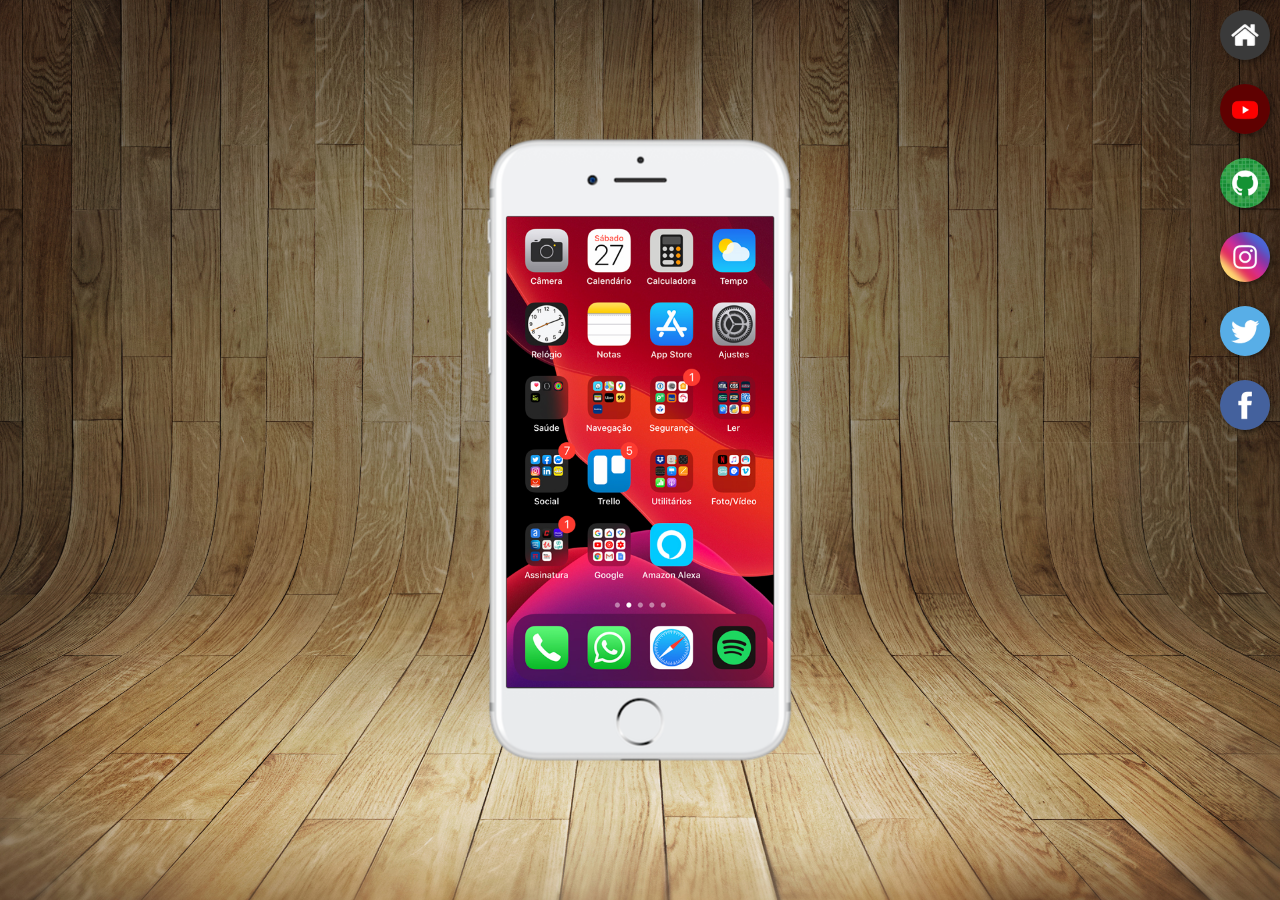
<file: index.html>
<!DOCTYPE html>
<html lang="pt-br">
<head>
    <meta charset="UTF-8">
    <meta http-equiv="X-UA-Compatible" content="IE=edge">
    <meta name="viewport" content="width=device-width, initial-scale=1.0">
    <title>Projeto Redes Sociais</title>
    <link rel="shortcut icon" href="favicon.ico" type="image/x-icon">
    <link rel="stylesheet" href="estilos/style.css">
</head>
<body>
    <main>
        <section id="telefone">
            <iframe src="home.html" name="tela" id="tela" frameborder="0"></iframe>
        </section>
        <section id="redes_sociais">
            <a href="home.html" target="tela"><img src="imagens/logo-home.jpg" alt="home"></a><br>
            <a href="youtube.html" target="tela"><img src="imagens/logo-youtube.jpg" alt="youtube"></a><br>
            <a href="github.html" target="tela"><img src="imagens/logo-github.jpg" alt="github"></a><br>
            <a href="instagram.html" target="tela"><img src="imagens/logo-instagram.jpg" alt="instagram"></a><br>
            <a href="twitter.html" target="tela"><img src="imagens/logo-twitter.jpg" alt="twitter"></a><br>
            <a href="facebook.html" target="tela"><img src="imagens/logo-facebook.jpg" alt="facebook"></a>
        </section>
    </main>
</body>
</html>
</file>
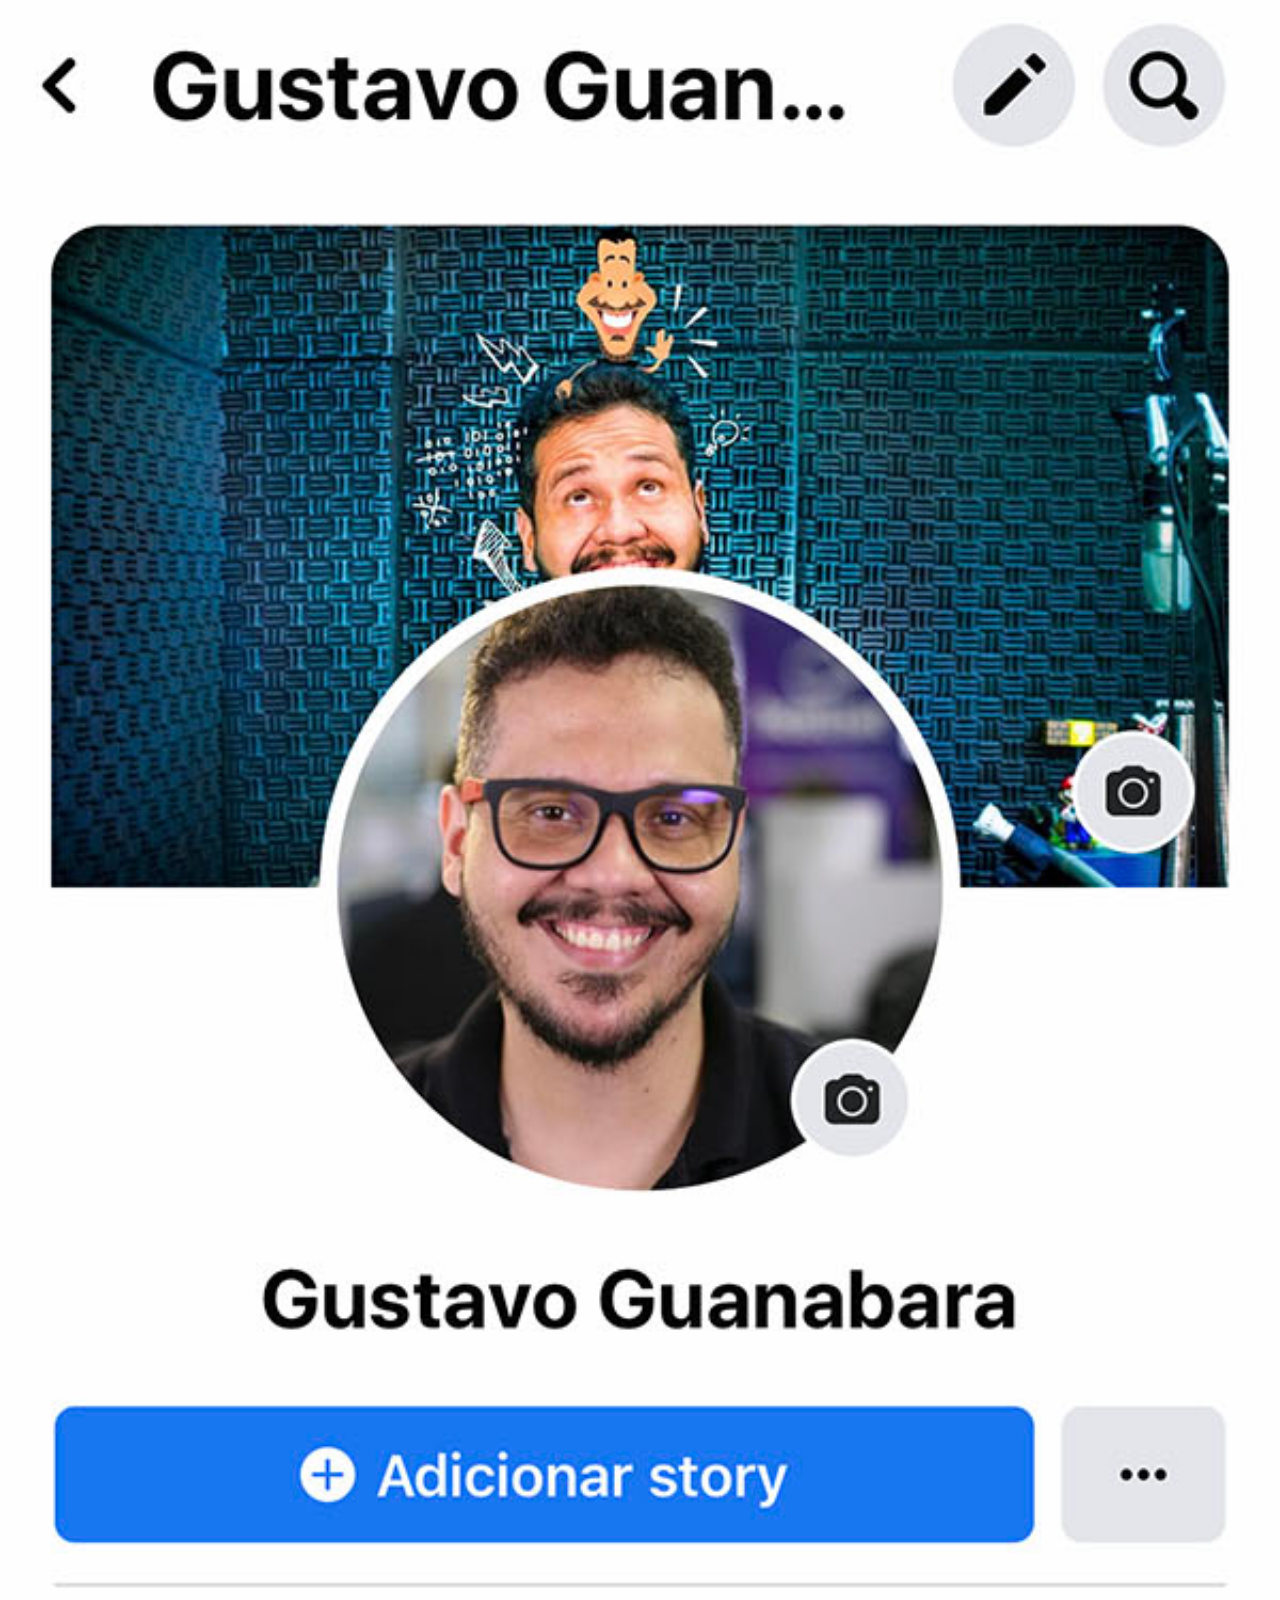
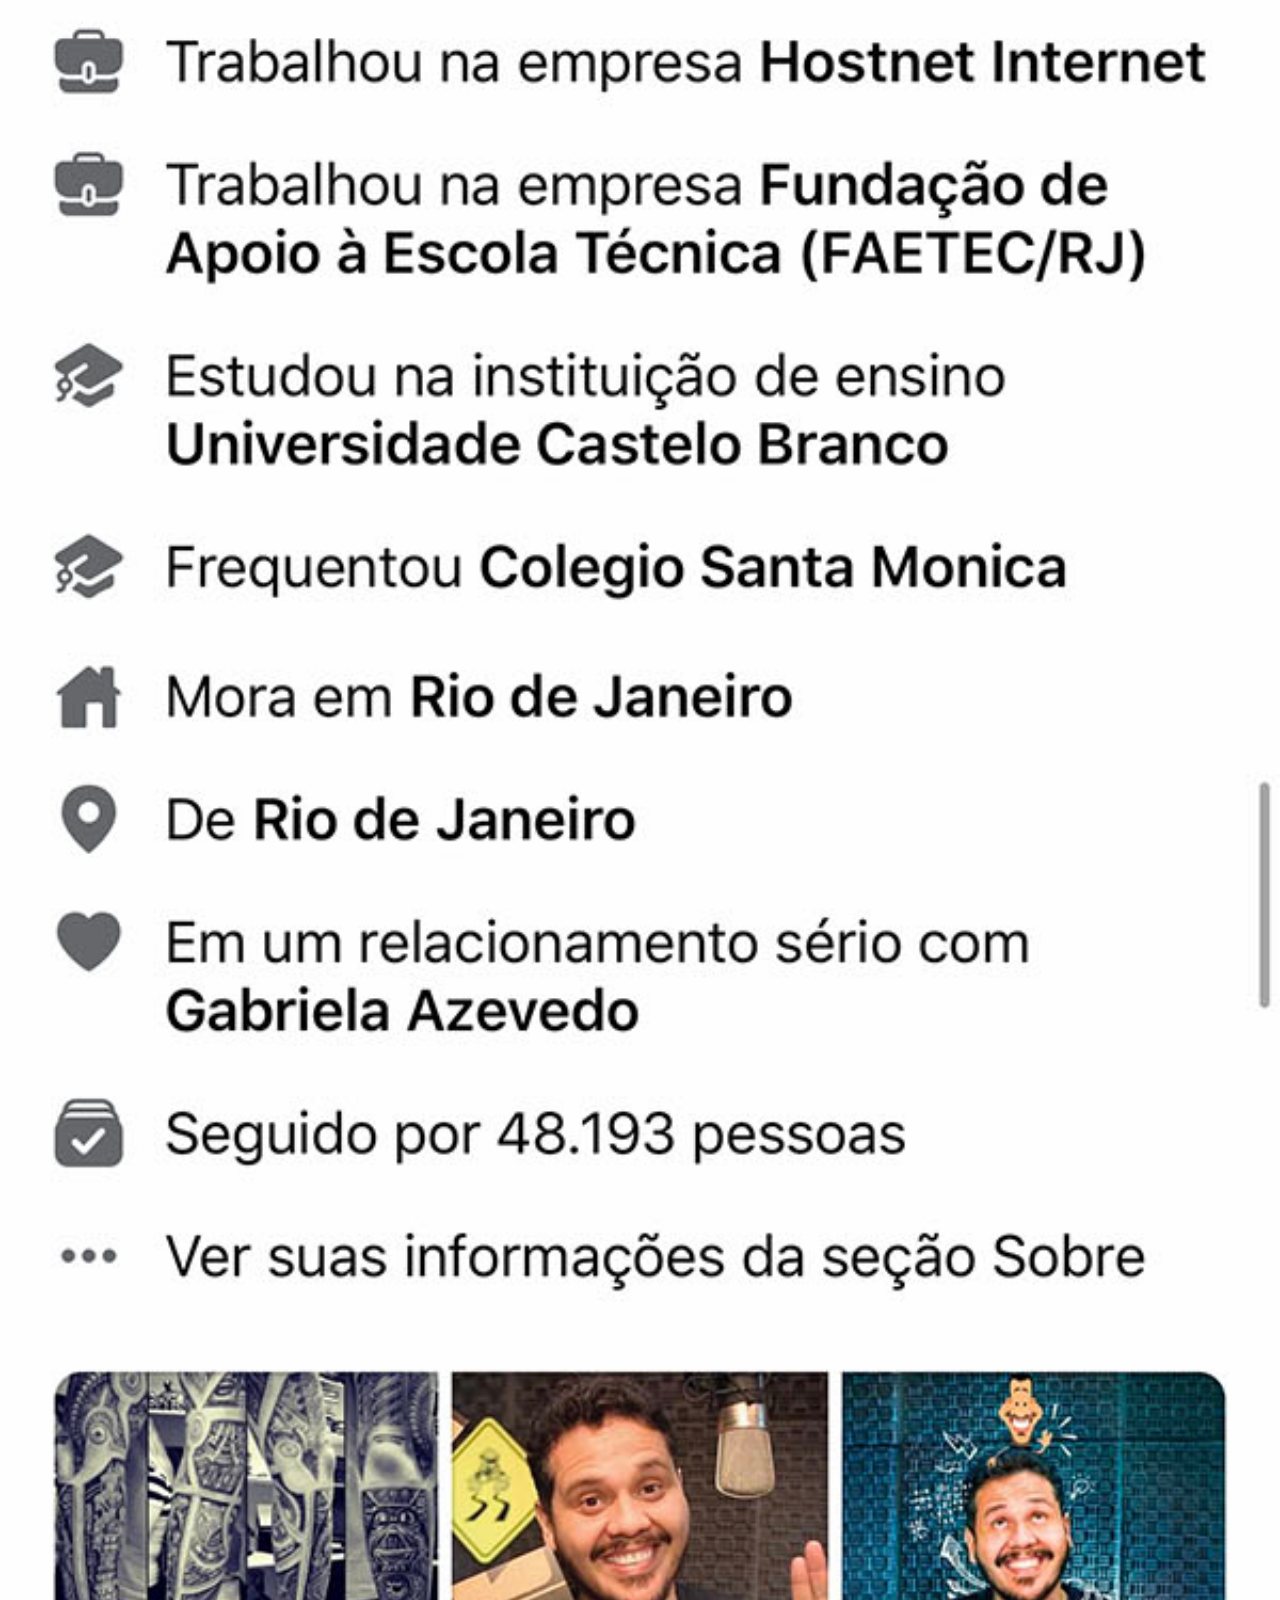
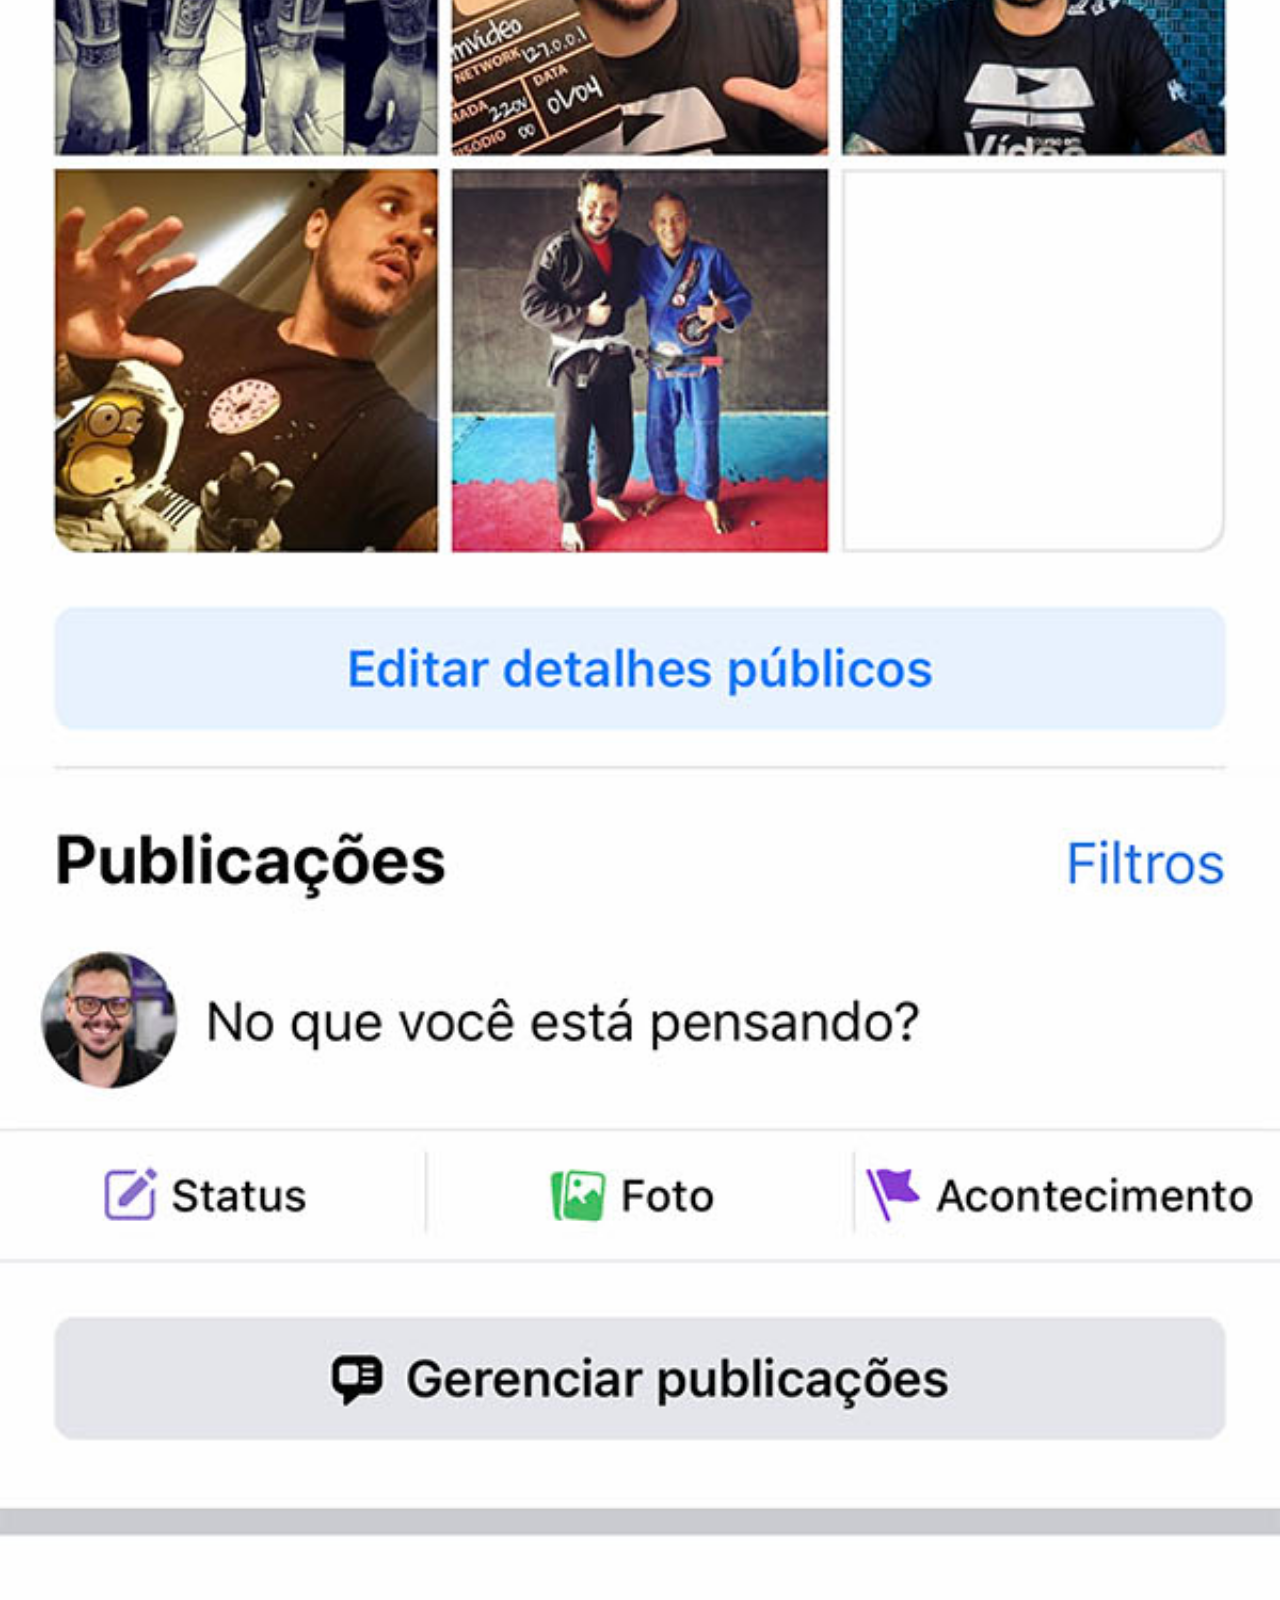
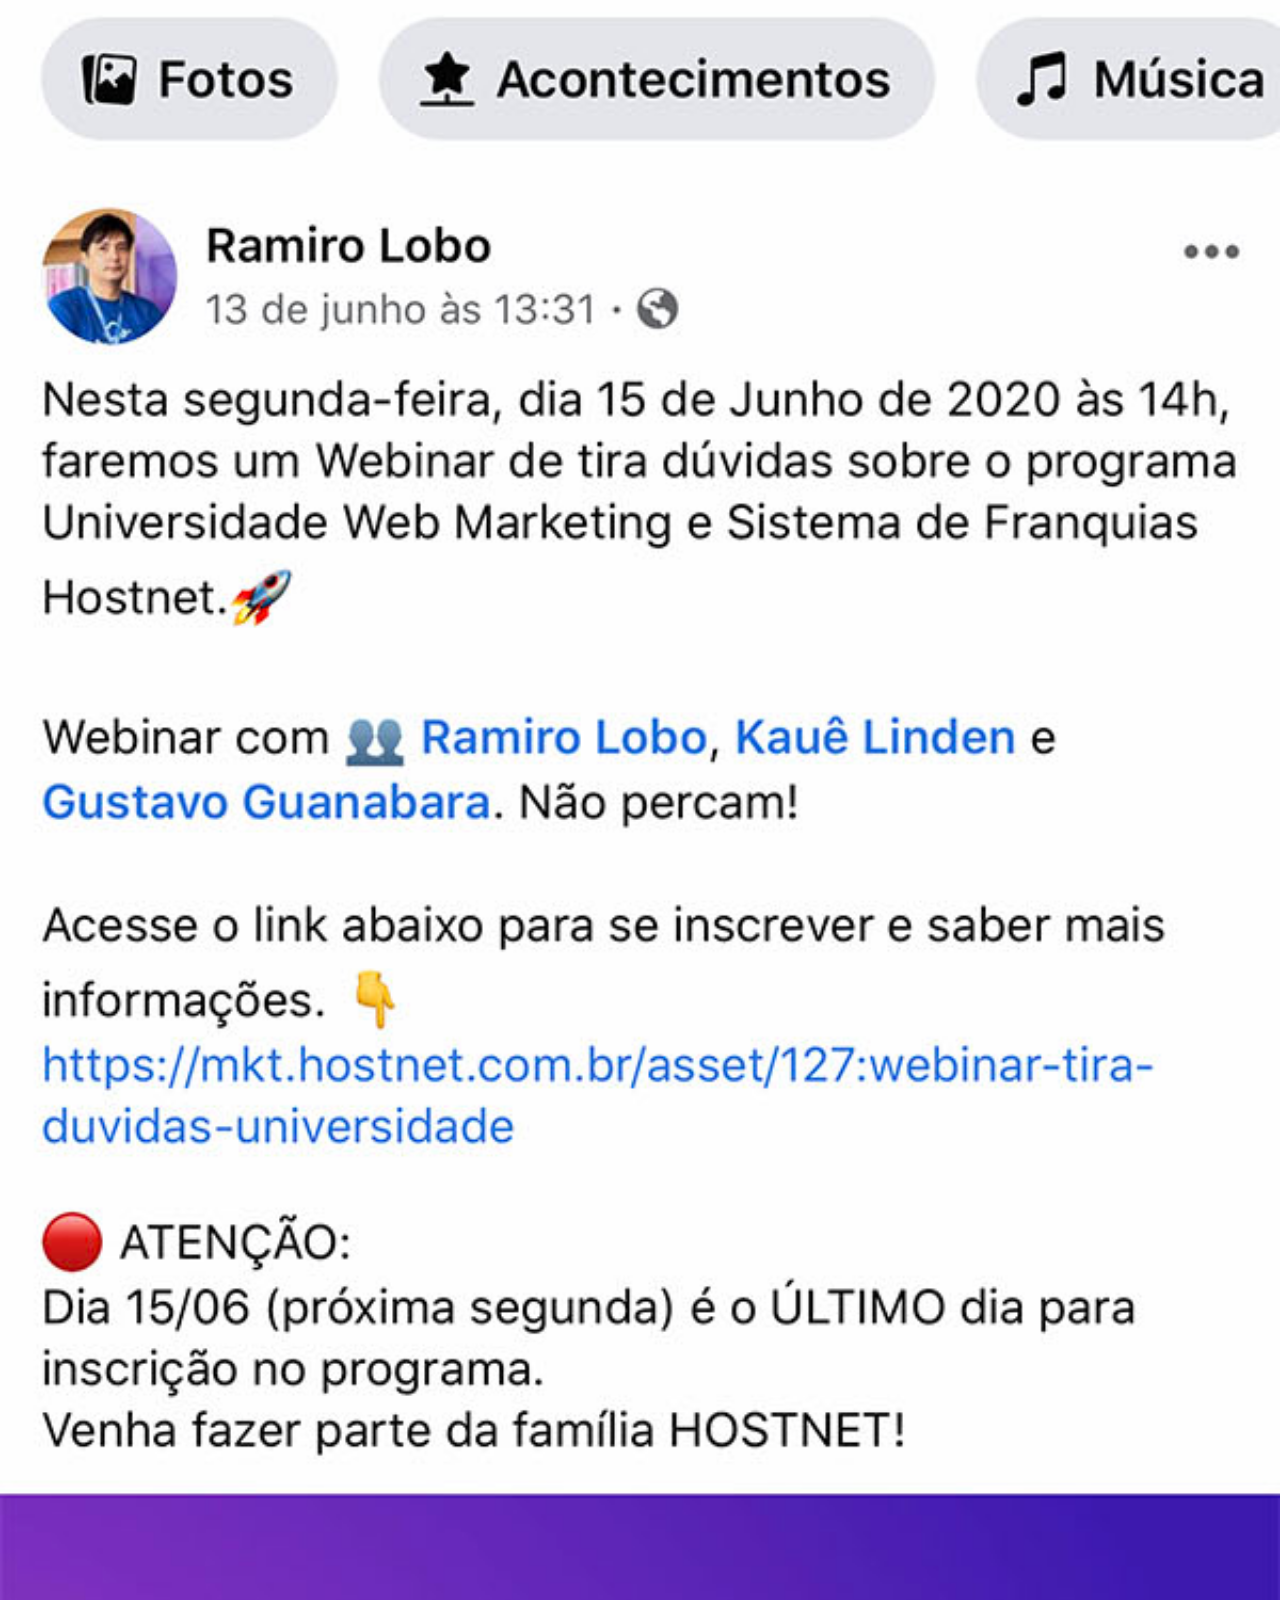
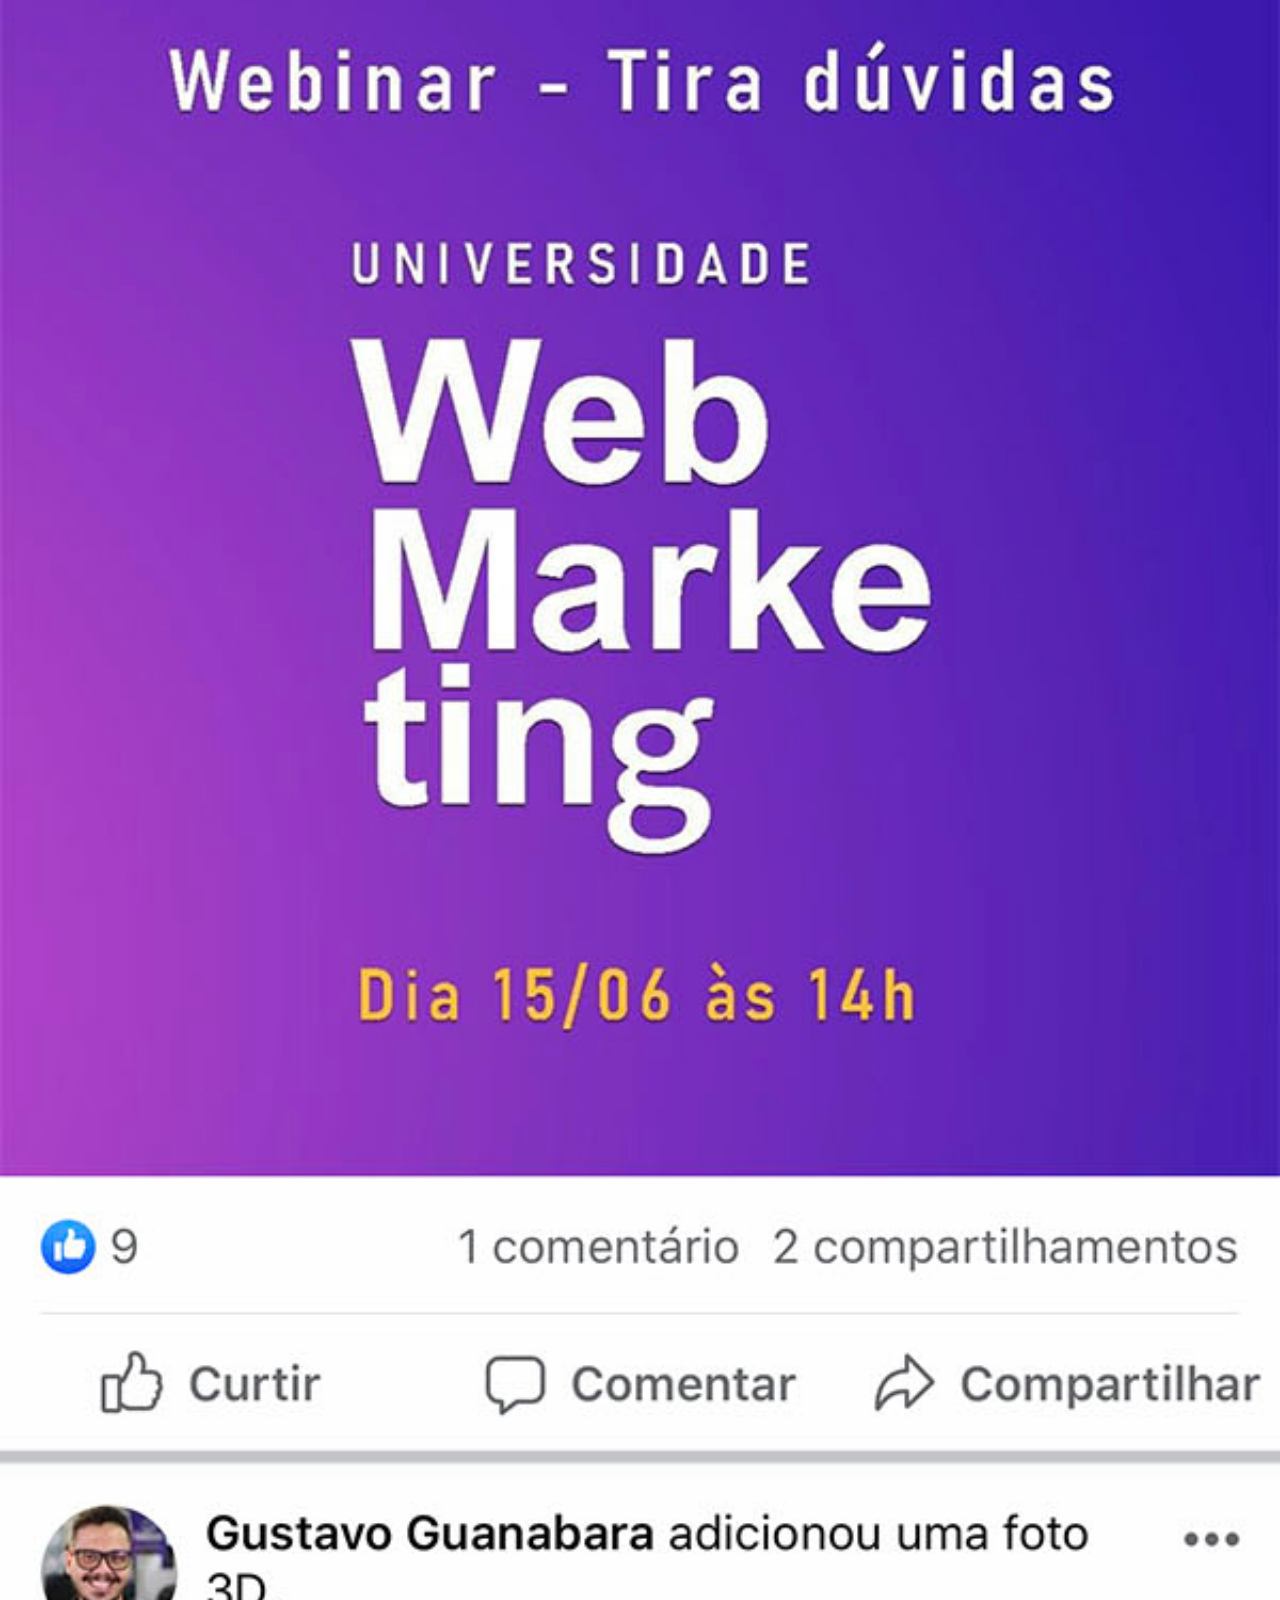
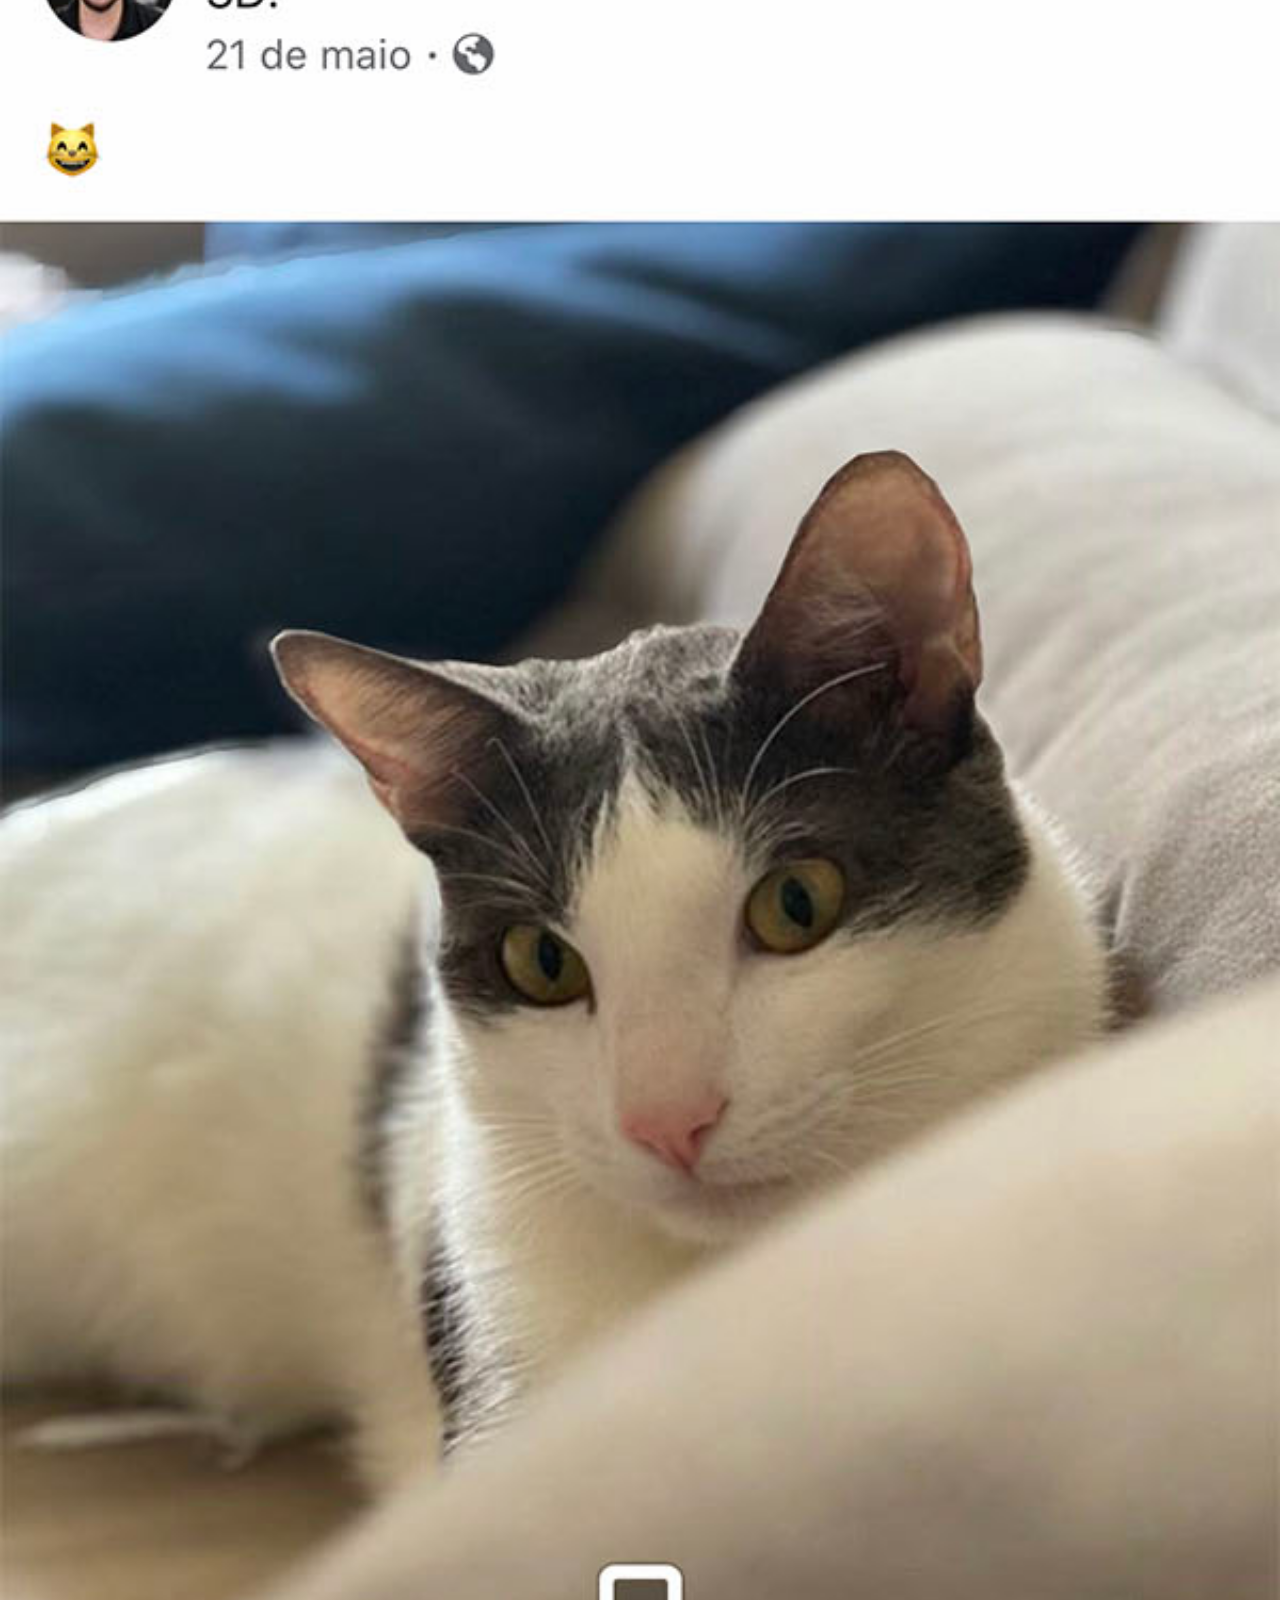
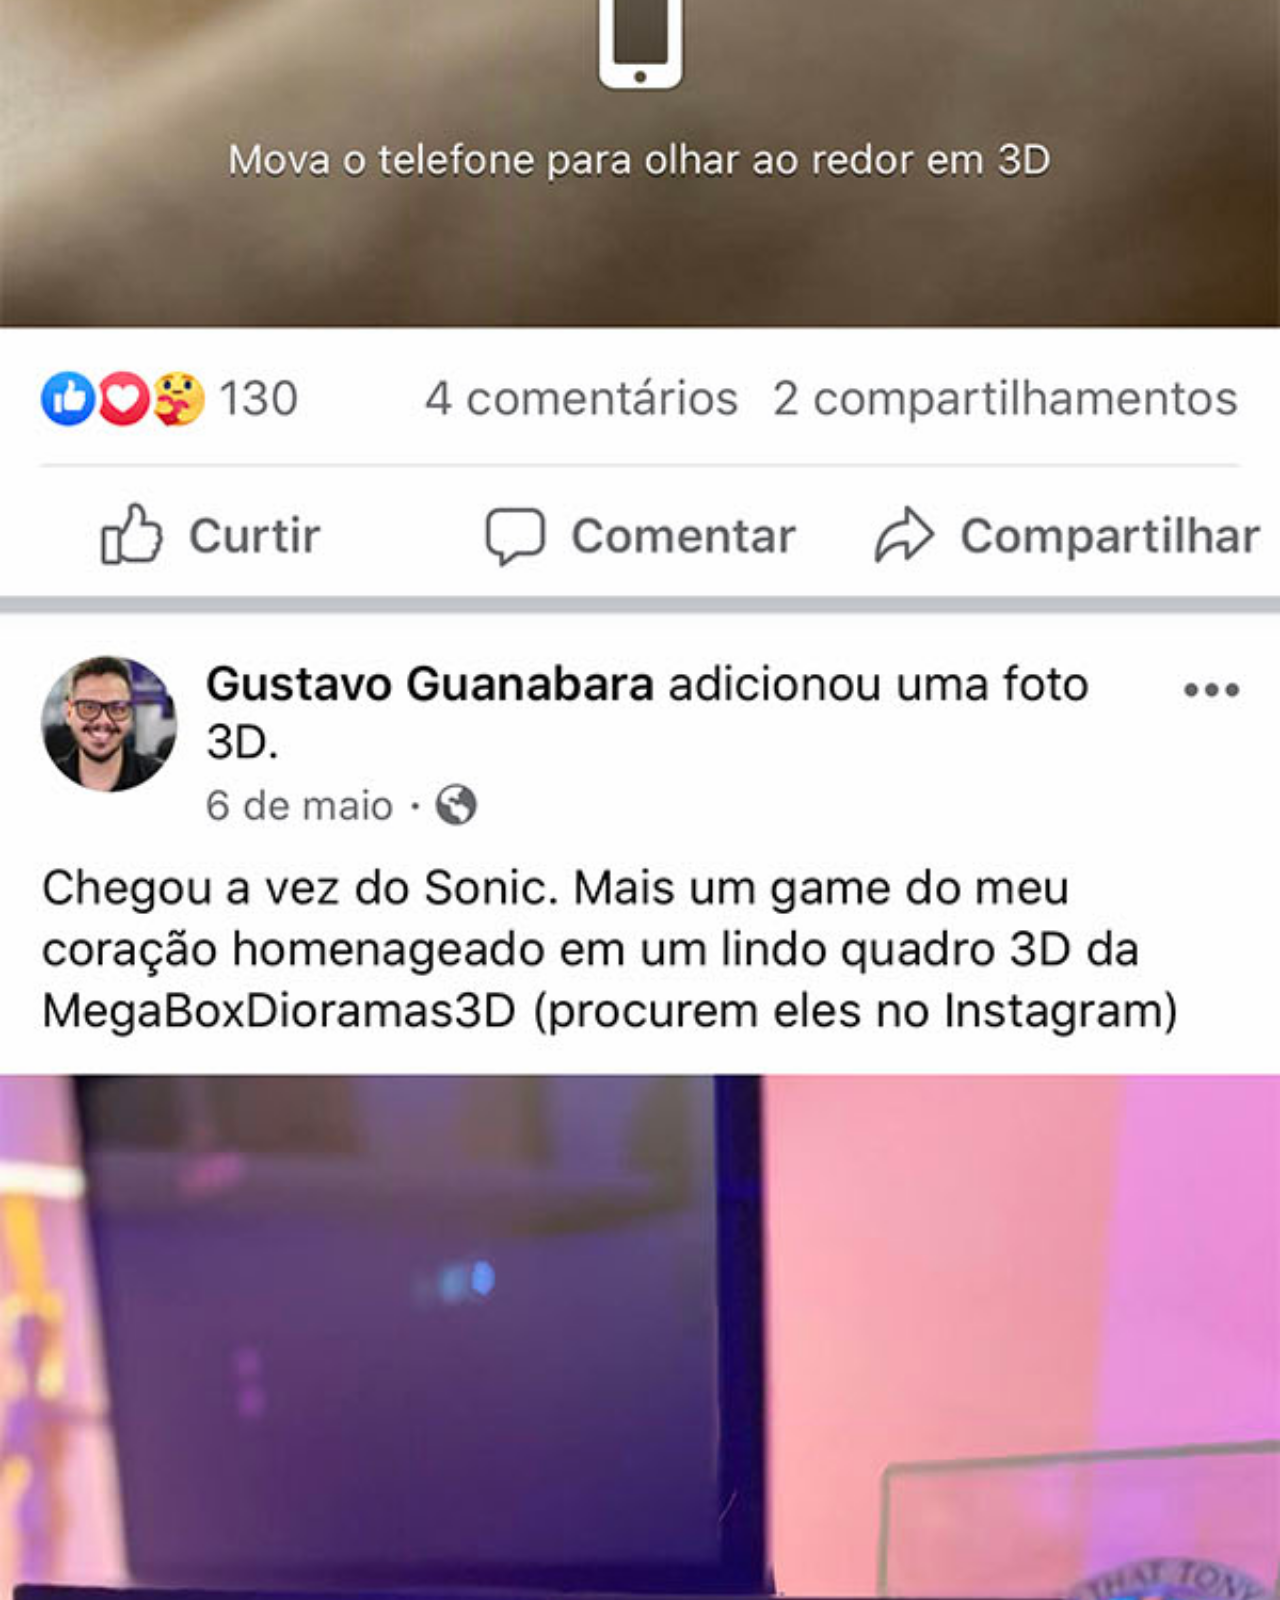
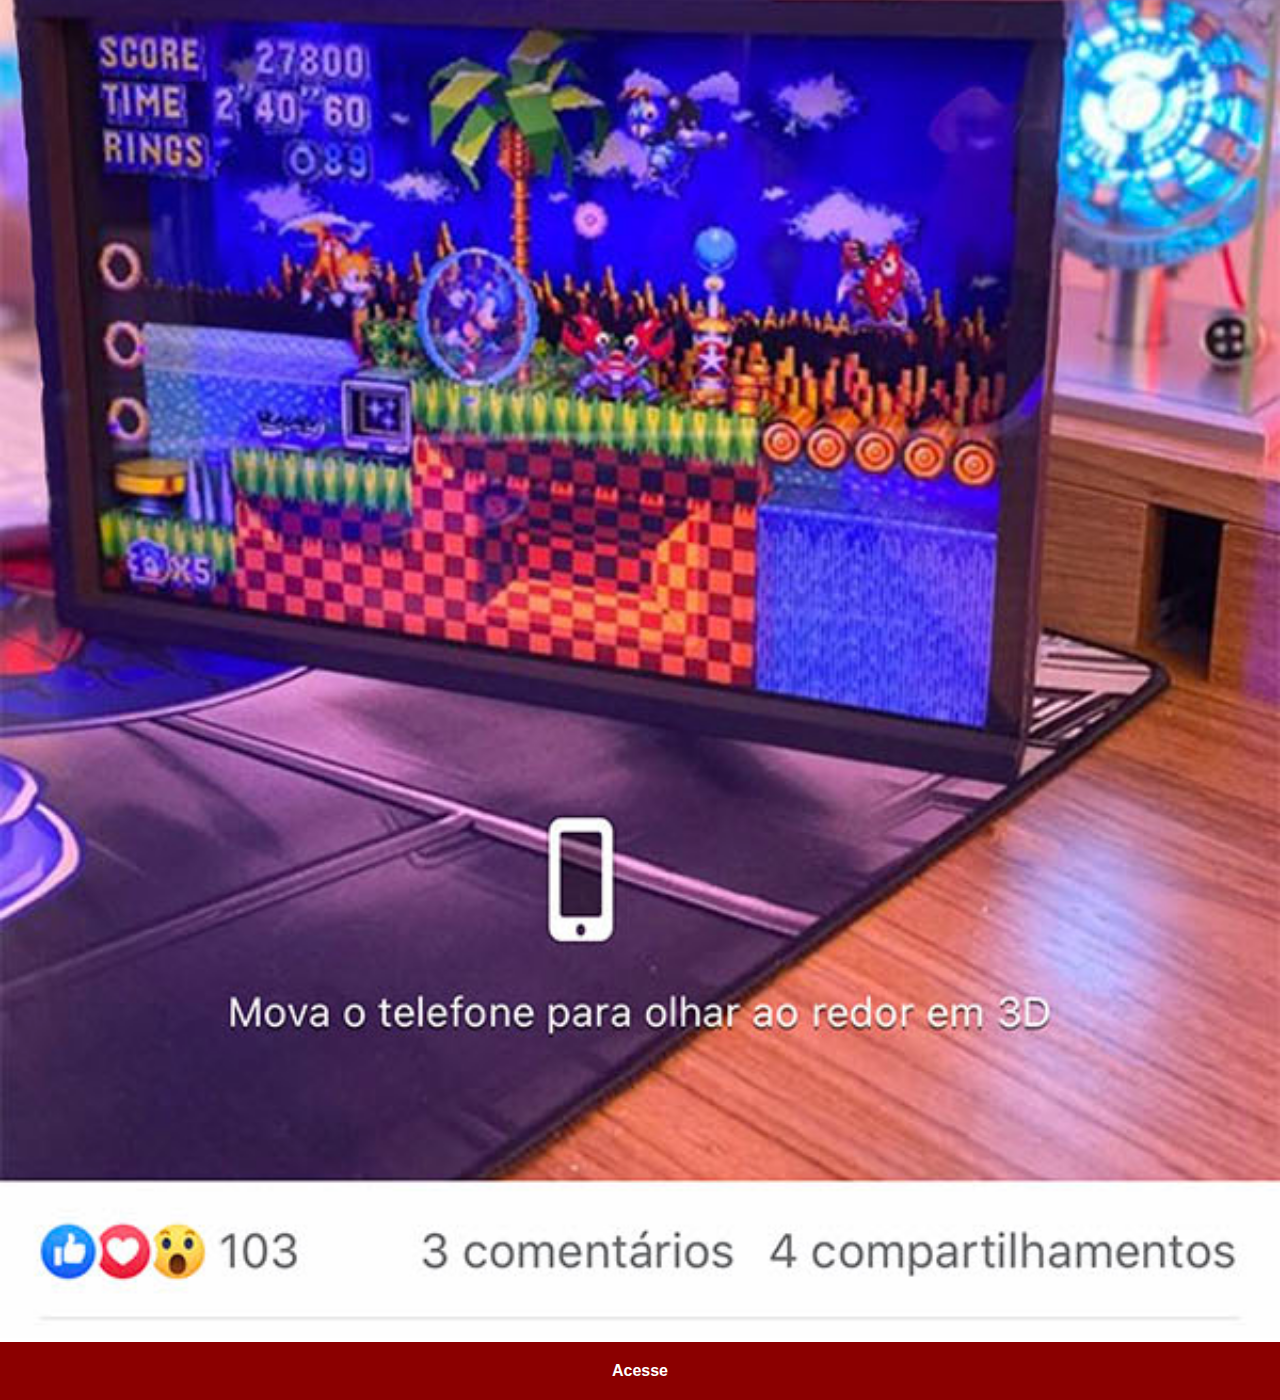
<file: facebook.html>
<!DOCTYPE html>
<html lang="pt-br">
<head>
    <meta charset="UTF-8">
    <meta http-equiv="X-UA-Compatible" content="IE=edge">
    <meta name="viewport" content="width=device-width, initial-scale=1.0">
    <title>facebook</title>
    <link rel="stylesheet" href="estilos/social.css">
</head>
<body>
    <img src="imagens/tela-facebook.jpg" alt="facebook">
    <a href="#">Acesse</a>
</body>
</html>
</file>
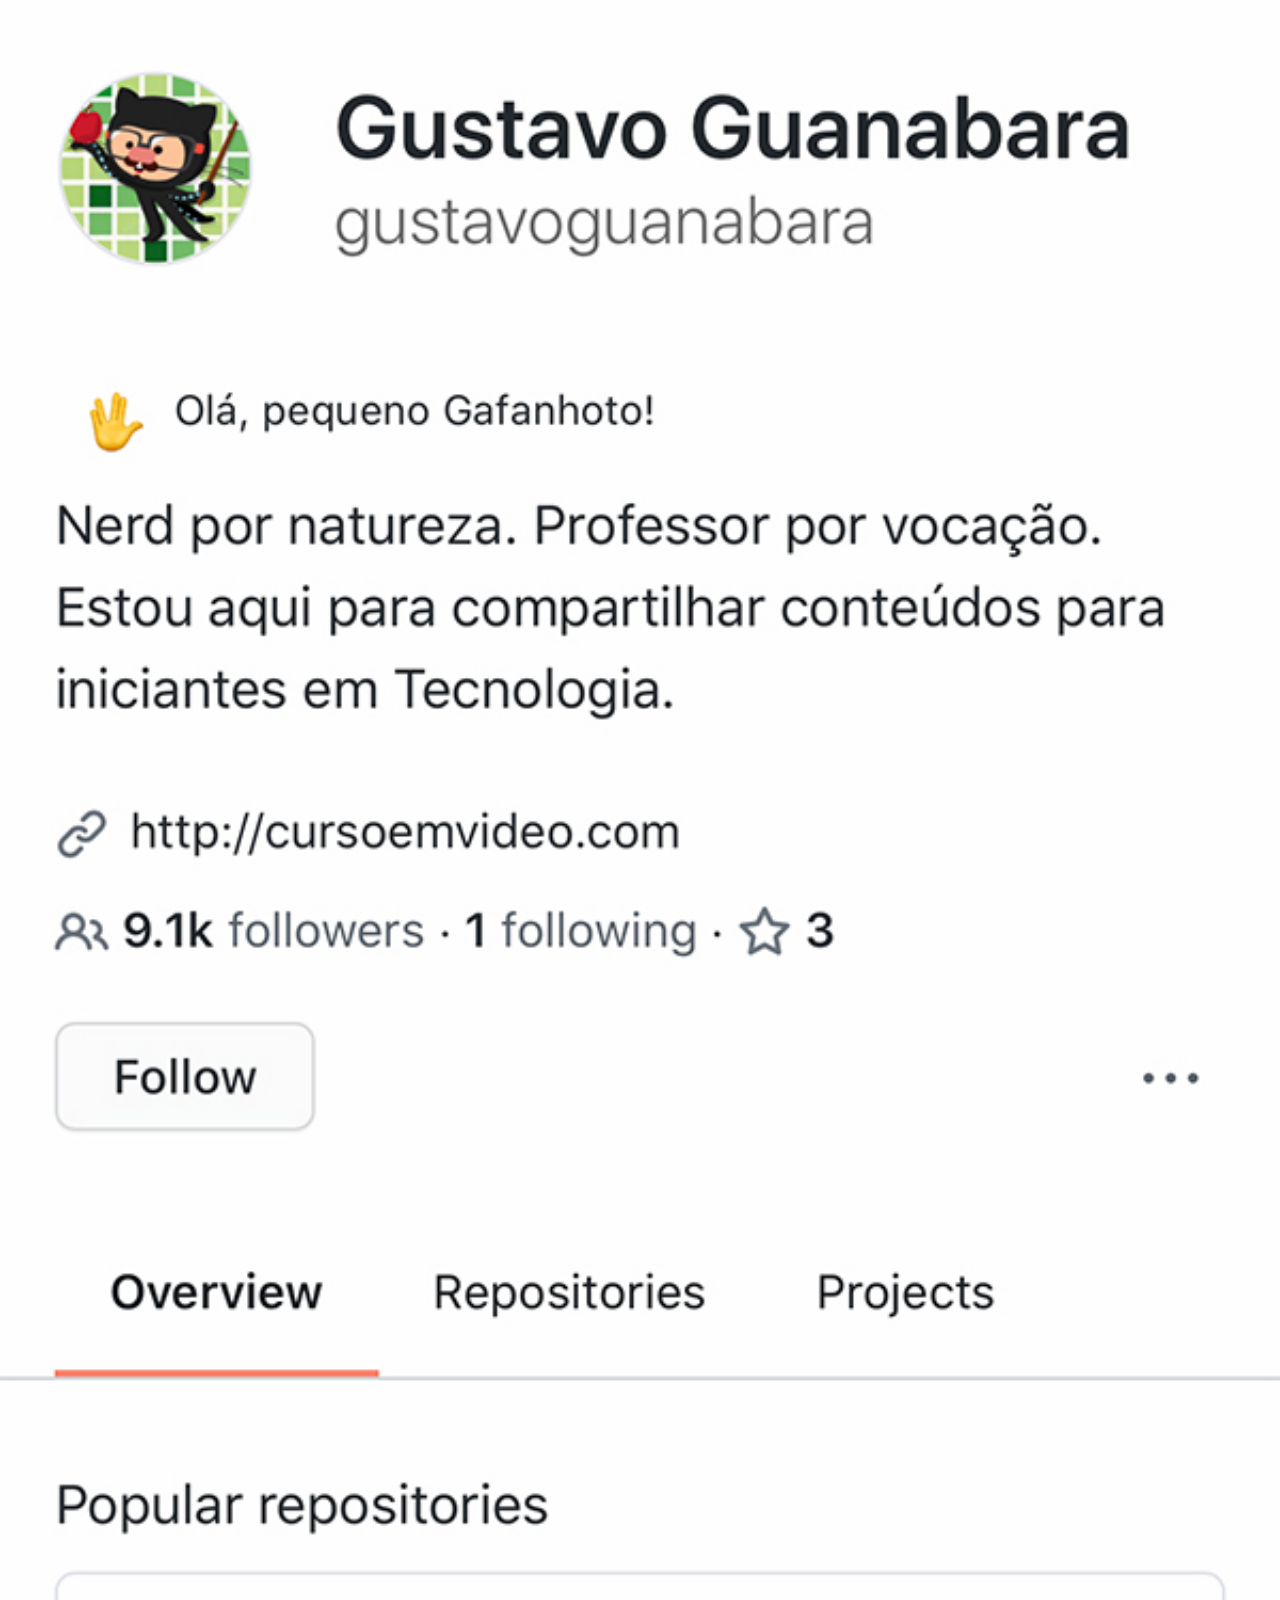
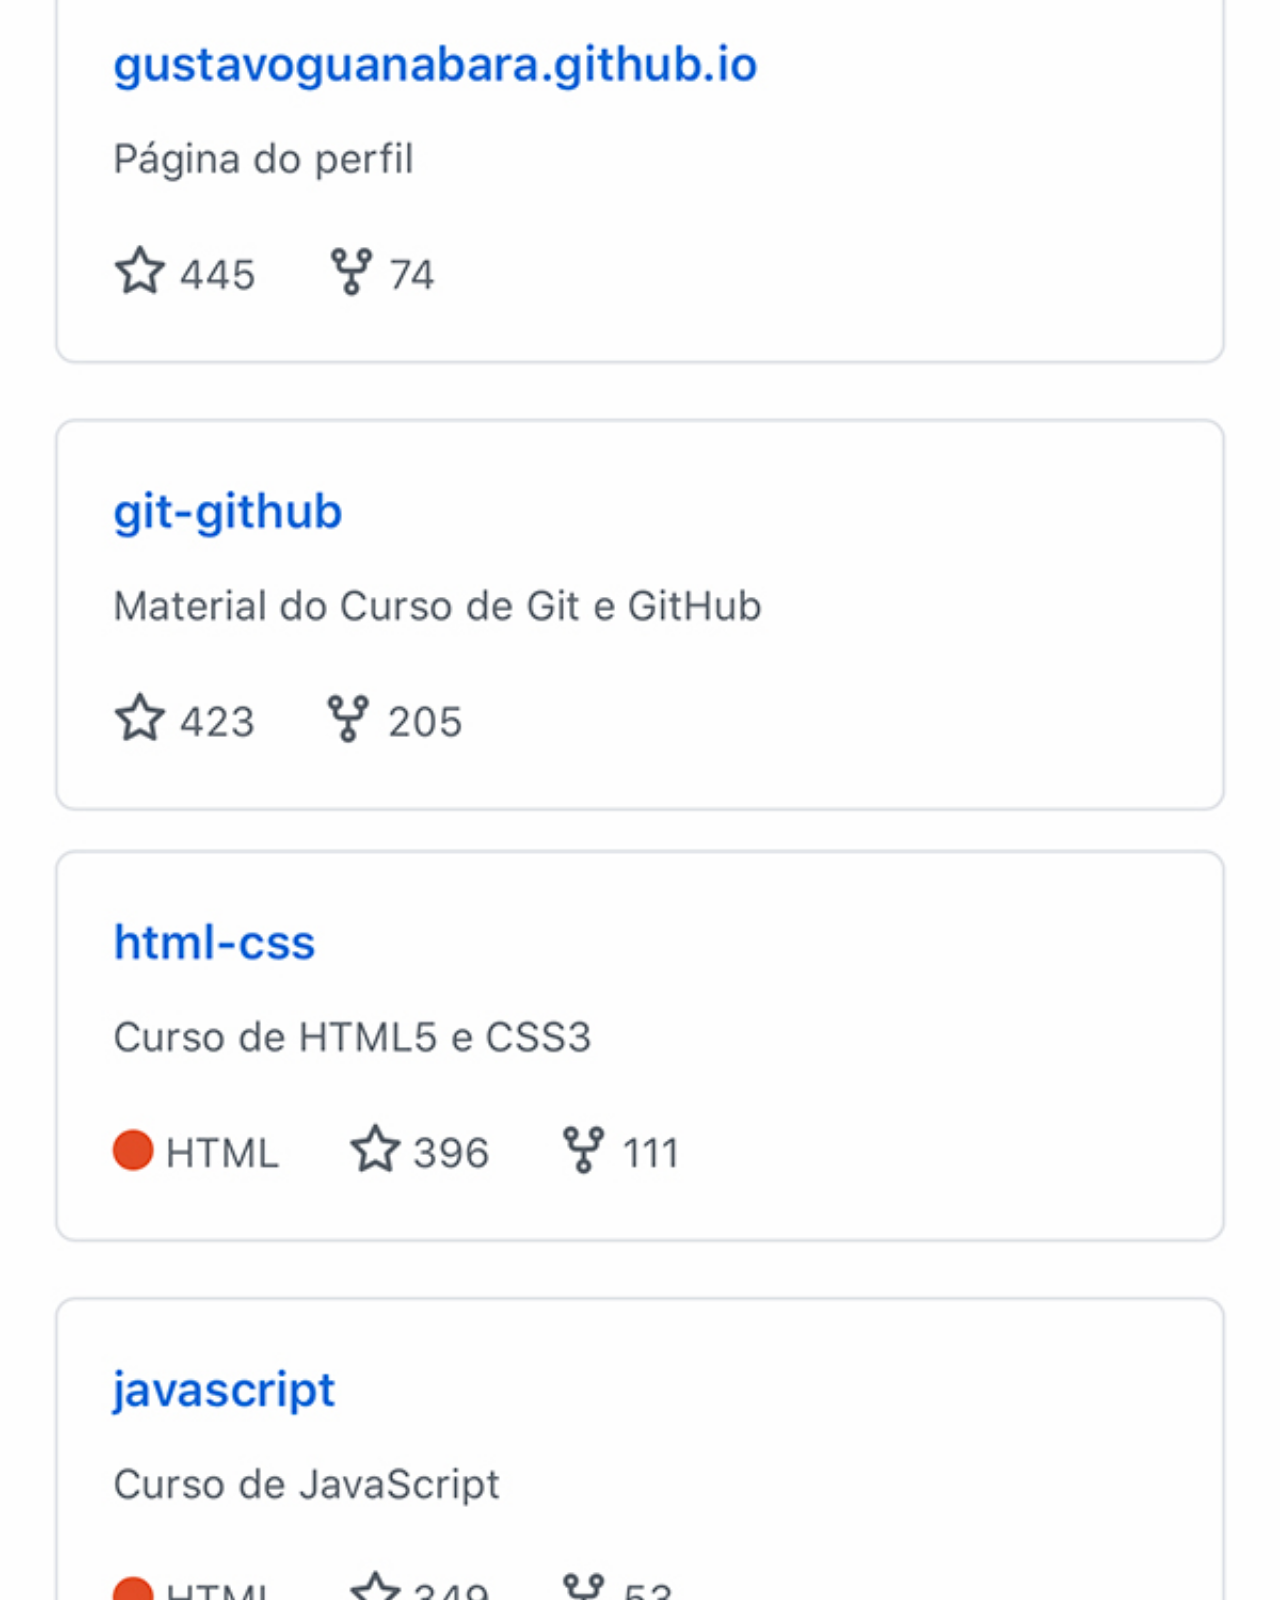
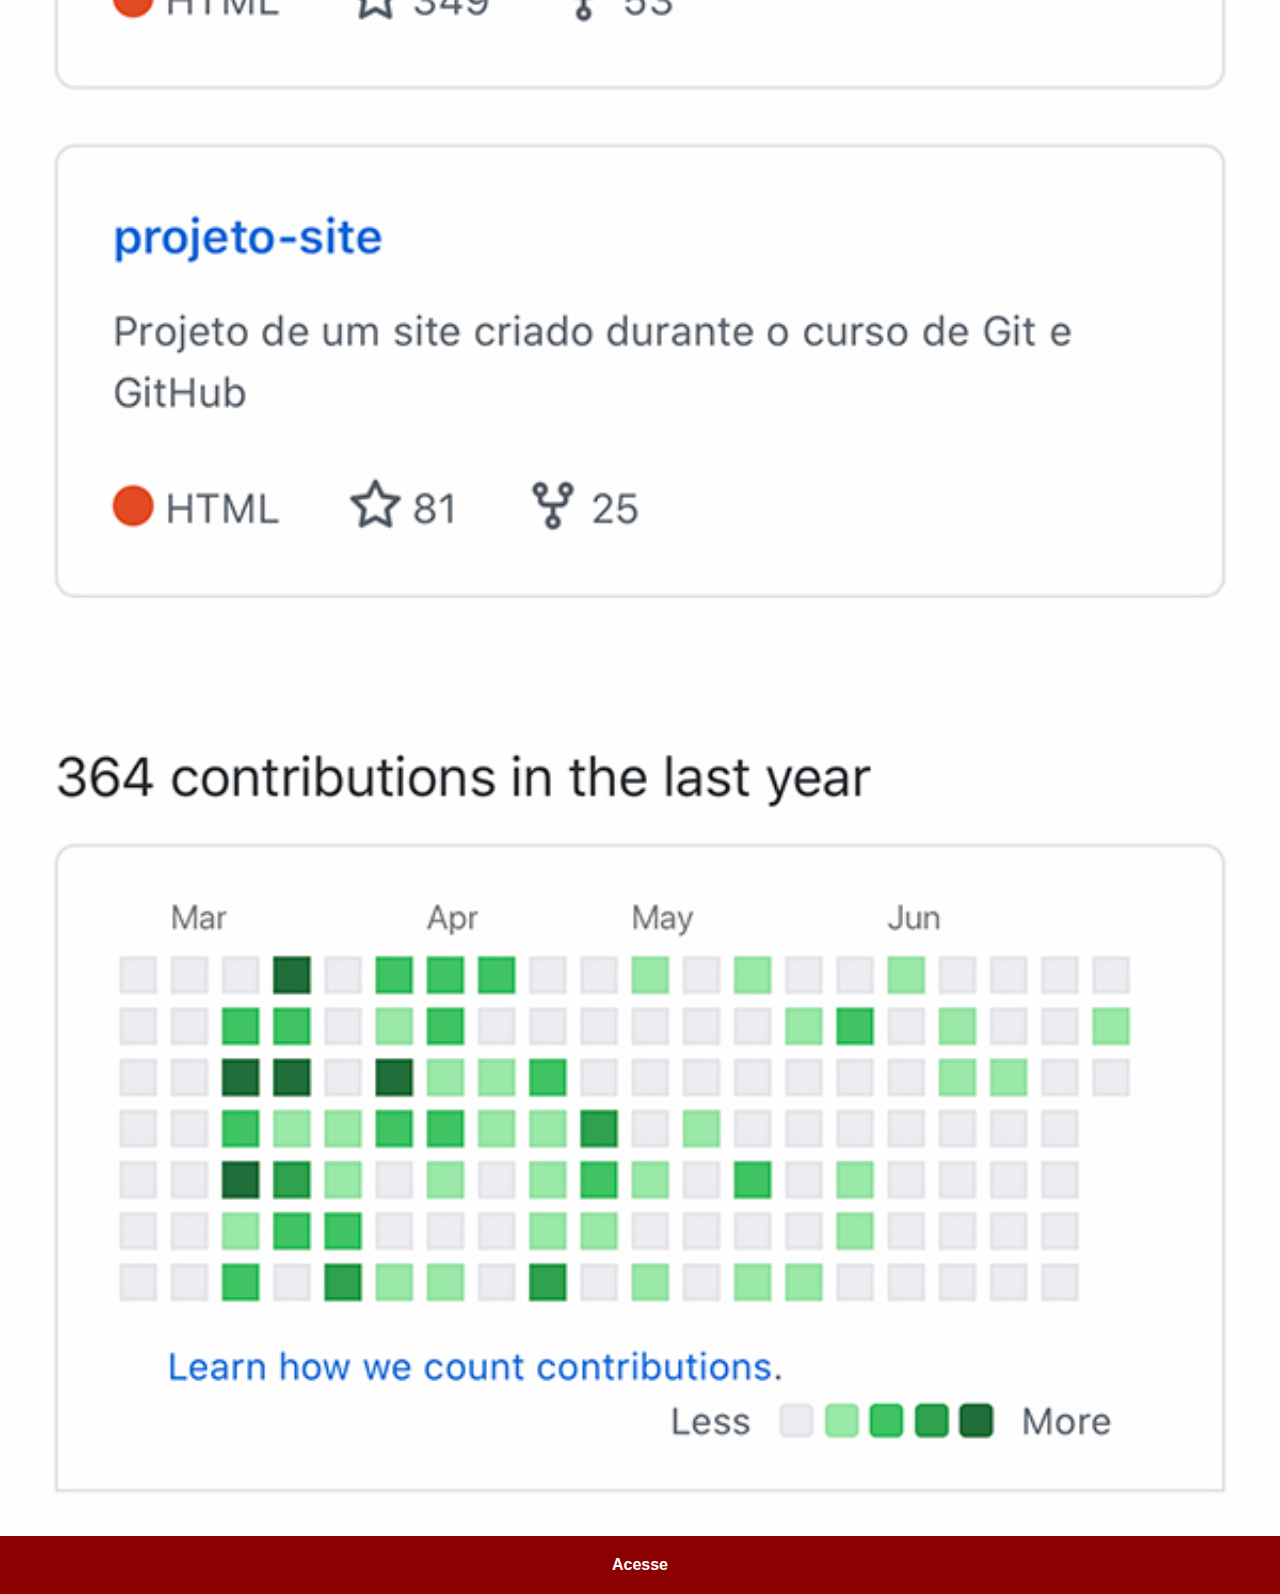
<file: github.html>
<!DOCTYPE html>
<html lang="pt-br">
<head>
    <meta charset="UTF-8">
    <meta http-equiv="X-UA-Compatible" content="IE=edge">
    <meta name="viewport" content="width=device-width, initial-scale=1.0">
    <title>github</title>
    <link rel="stylesheet" href="estilos/social.css">
</head>
<body>
    <img src="imagens/tela-github.jpg" alt="github">
    <a href="#" target="_blank">Acesse</a>
</body>
</html>
</file>
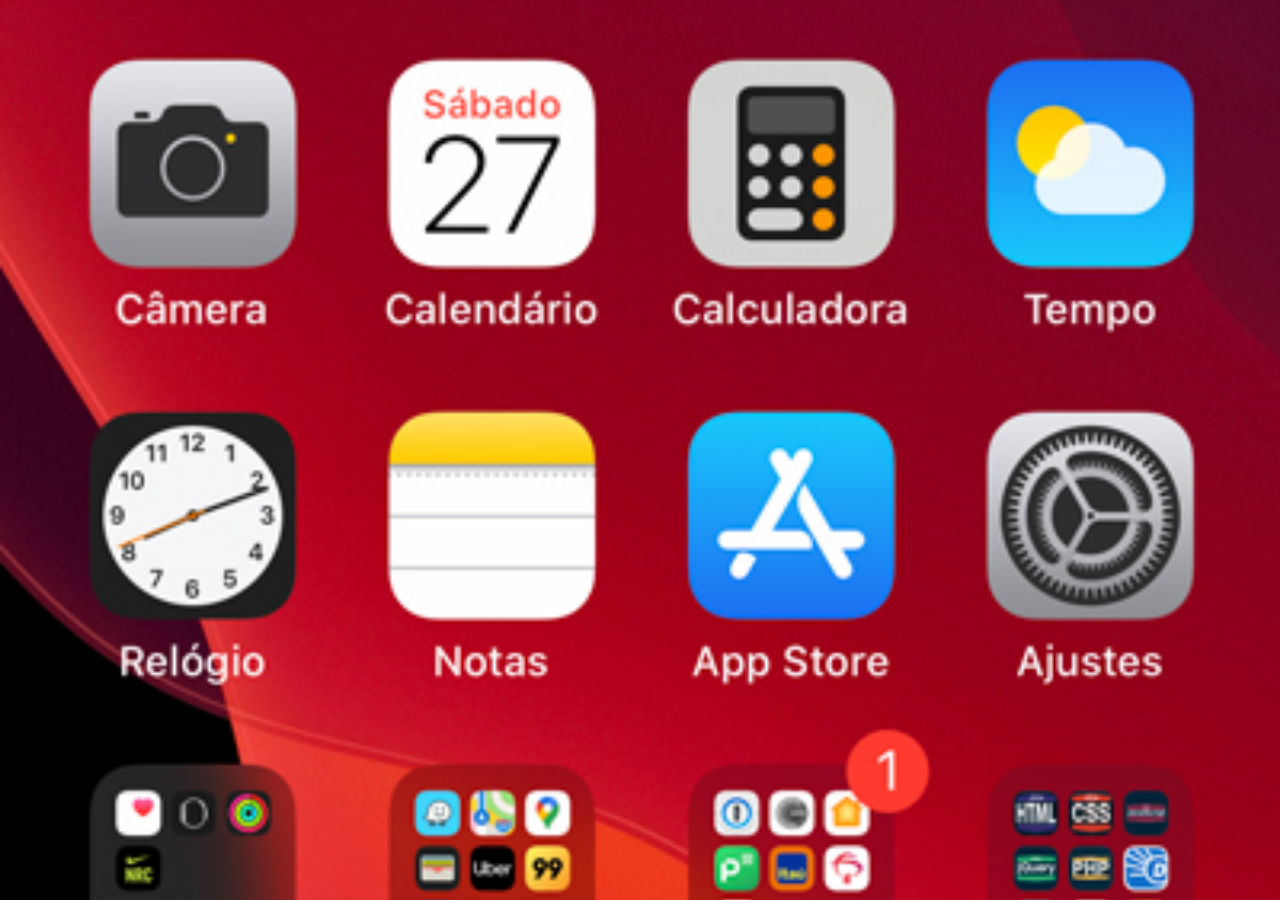
<file: home.html>
<!DOCTYPE html>
<html lang="pt-br">
<head>
    <meta charset="UTF-8">
    <meta http-equiv="X-UA-Compatible" content="IE=edge">
    <meta name="viewport" content="width=device-width, initial-scale=1.0">
    <title>Home</title>
<style>
    *{
        margin: 0;
        padding: 0;
    }
    body{
        width: 100vw;
        height: 100vh;
        background: black url('imagens/tela-home.jpg') no-repeat top center;
        background-size: cover;
    }
</style>
</head>
<body>

    
</body>
</html>
</file>
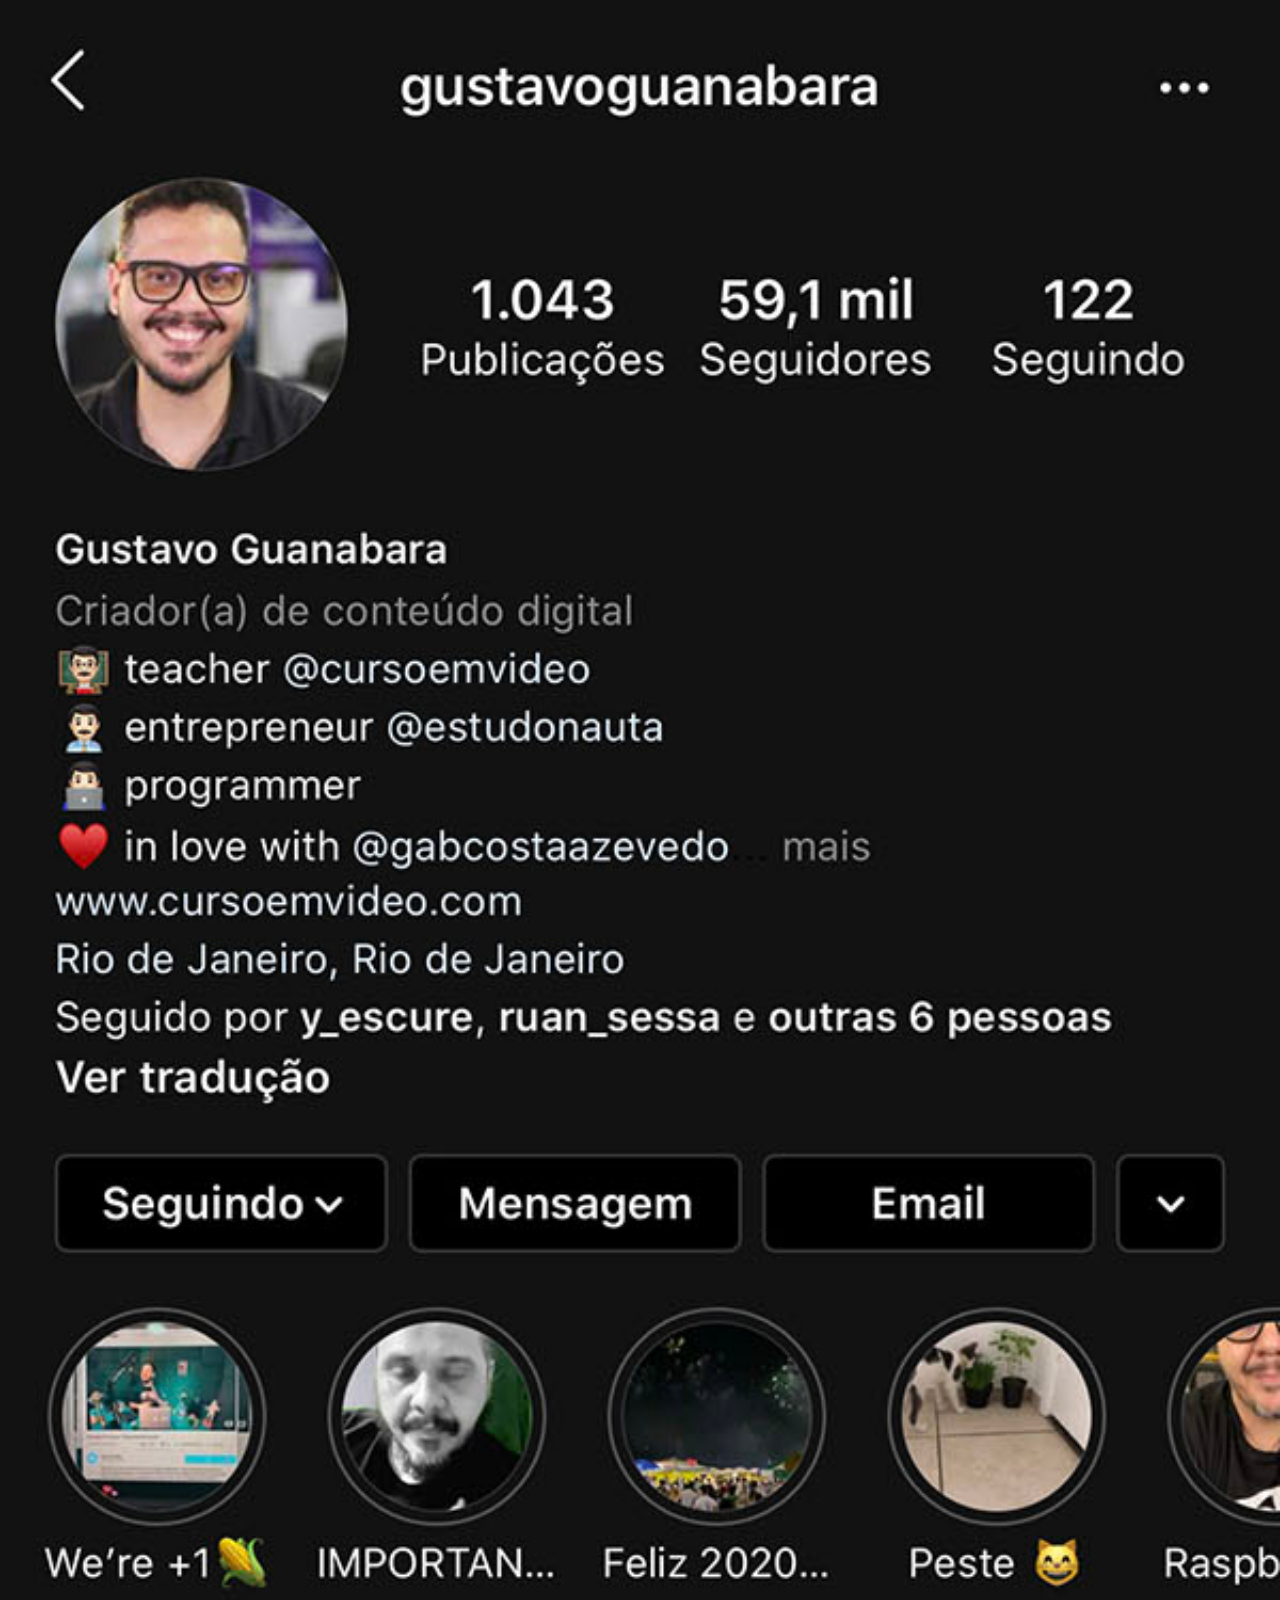
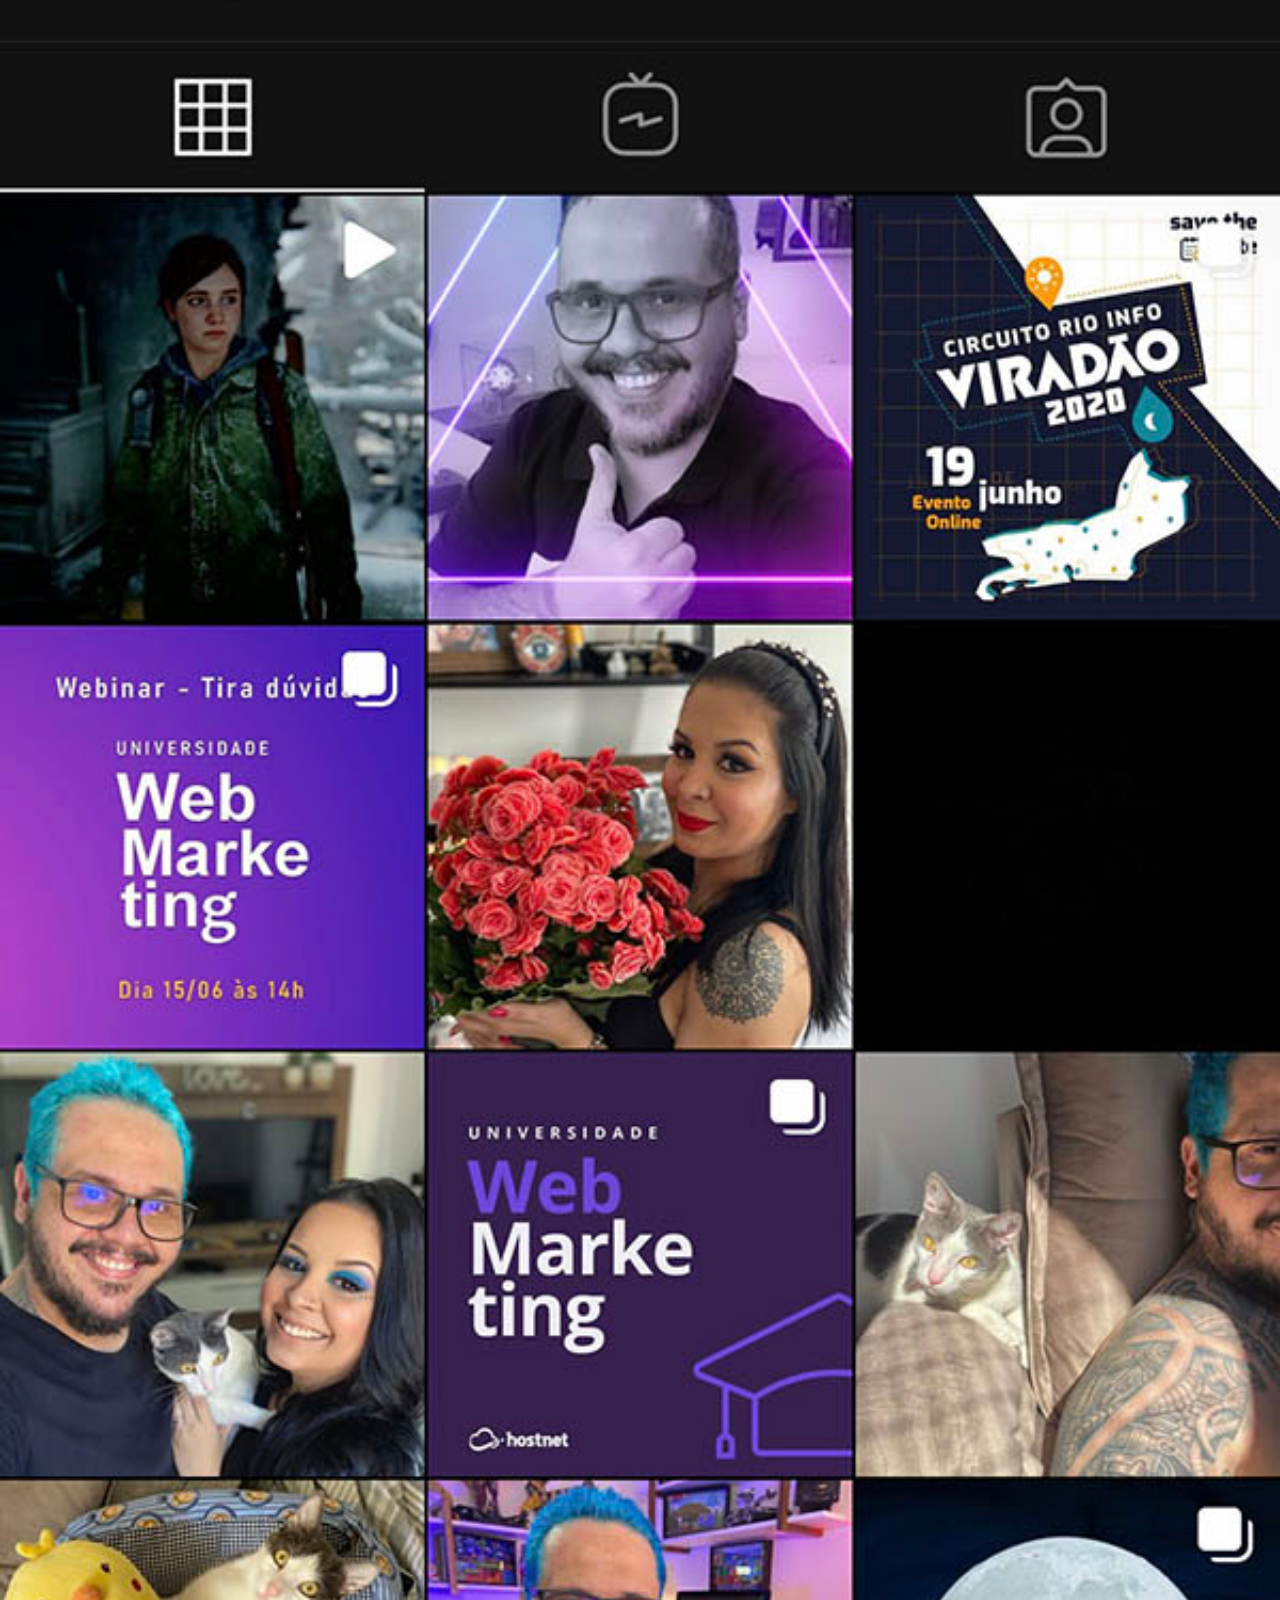
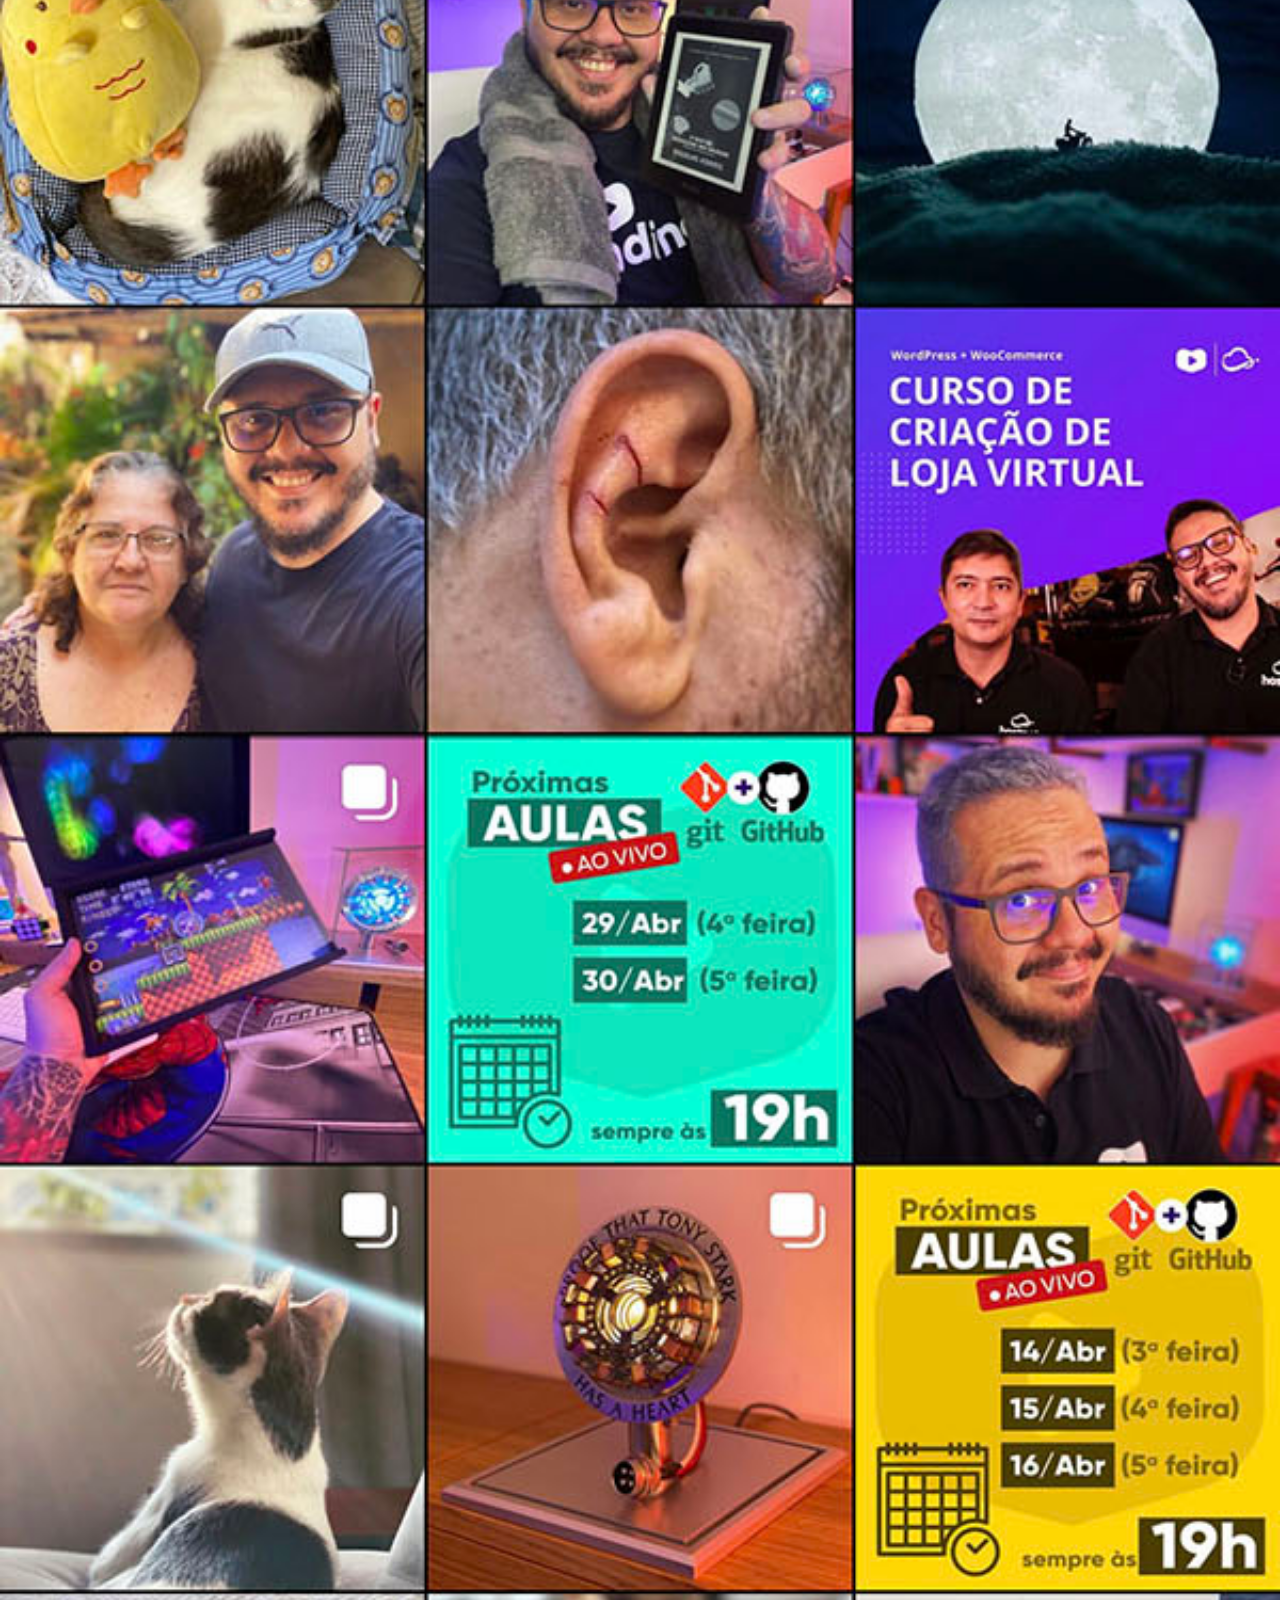
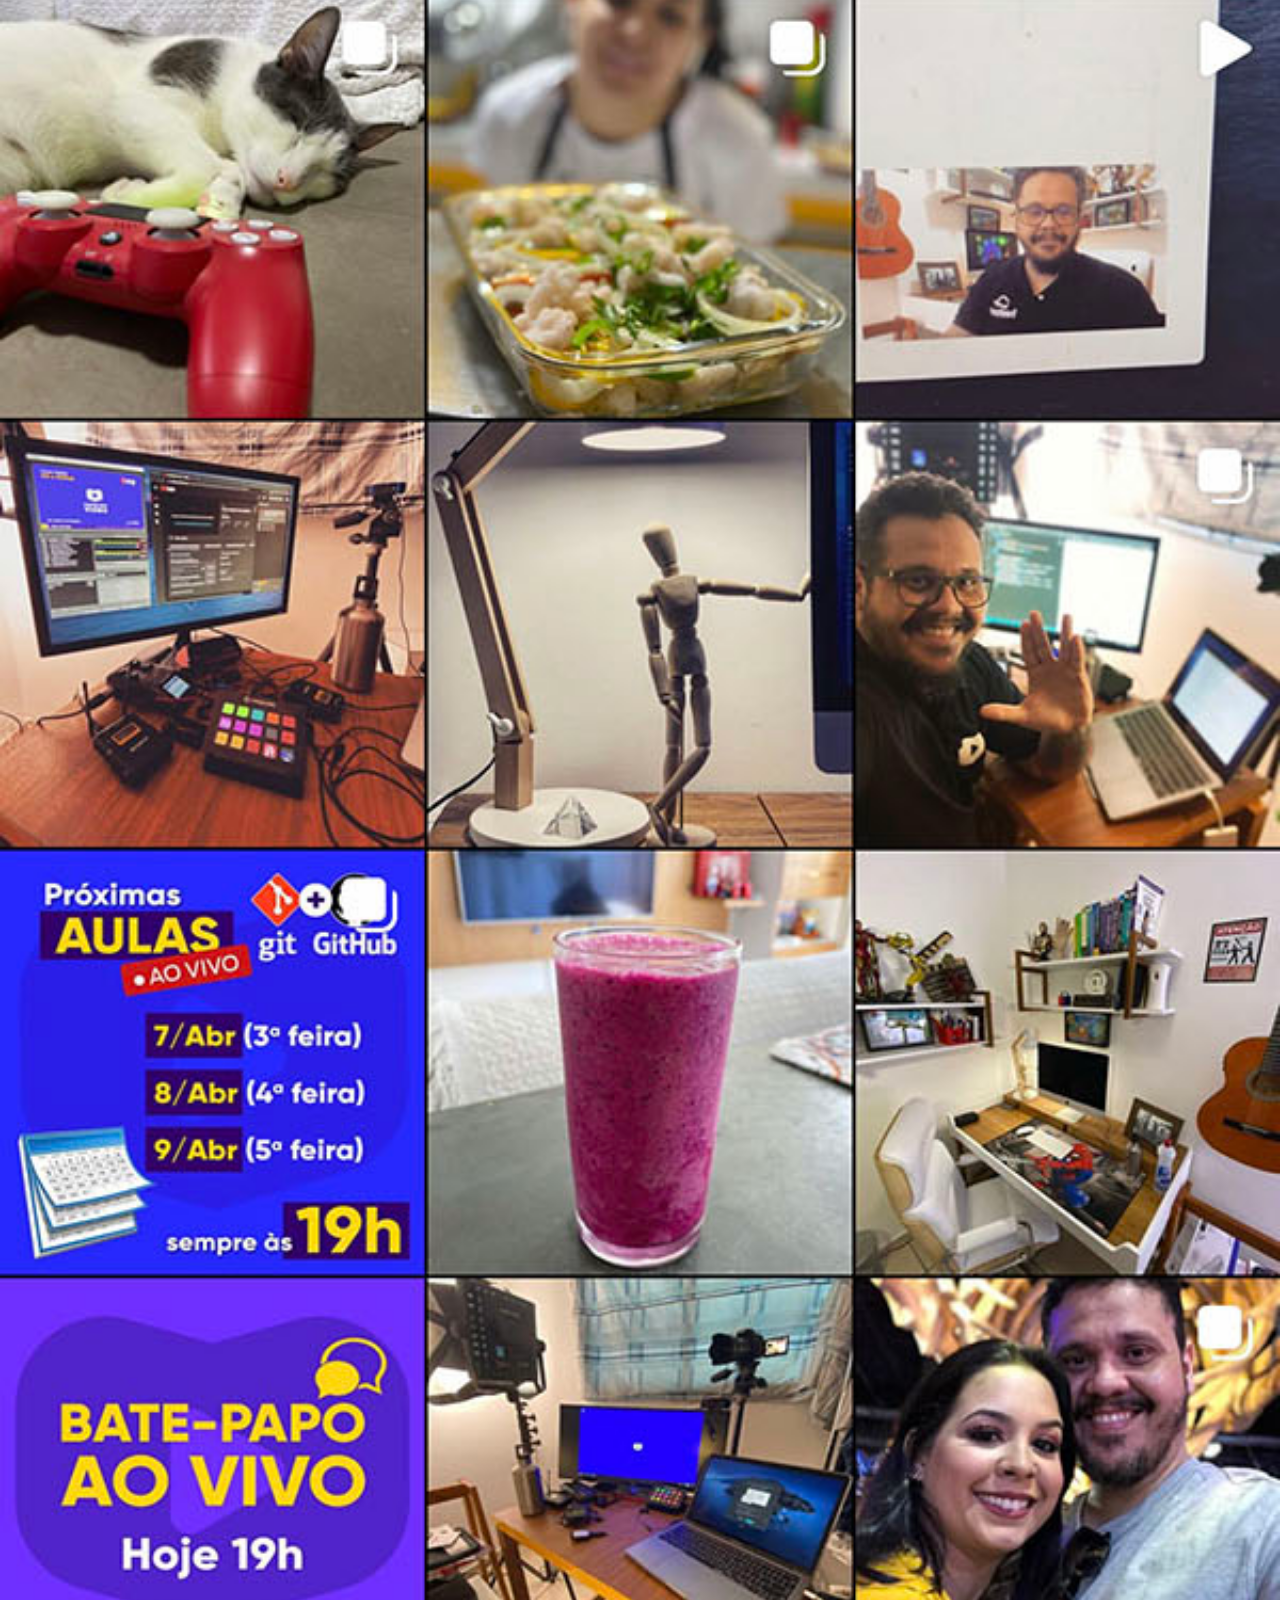
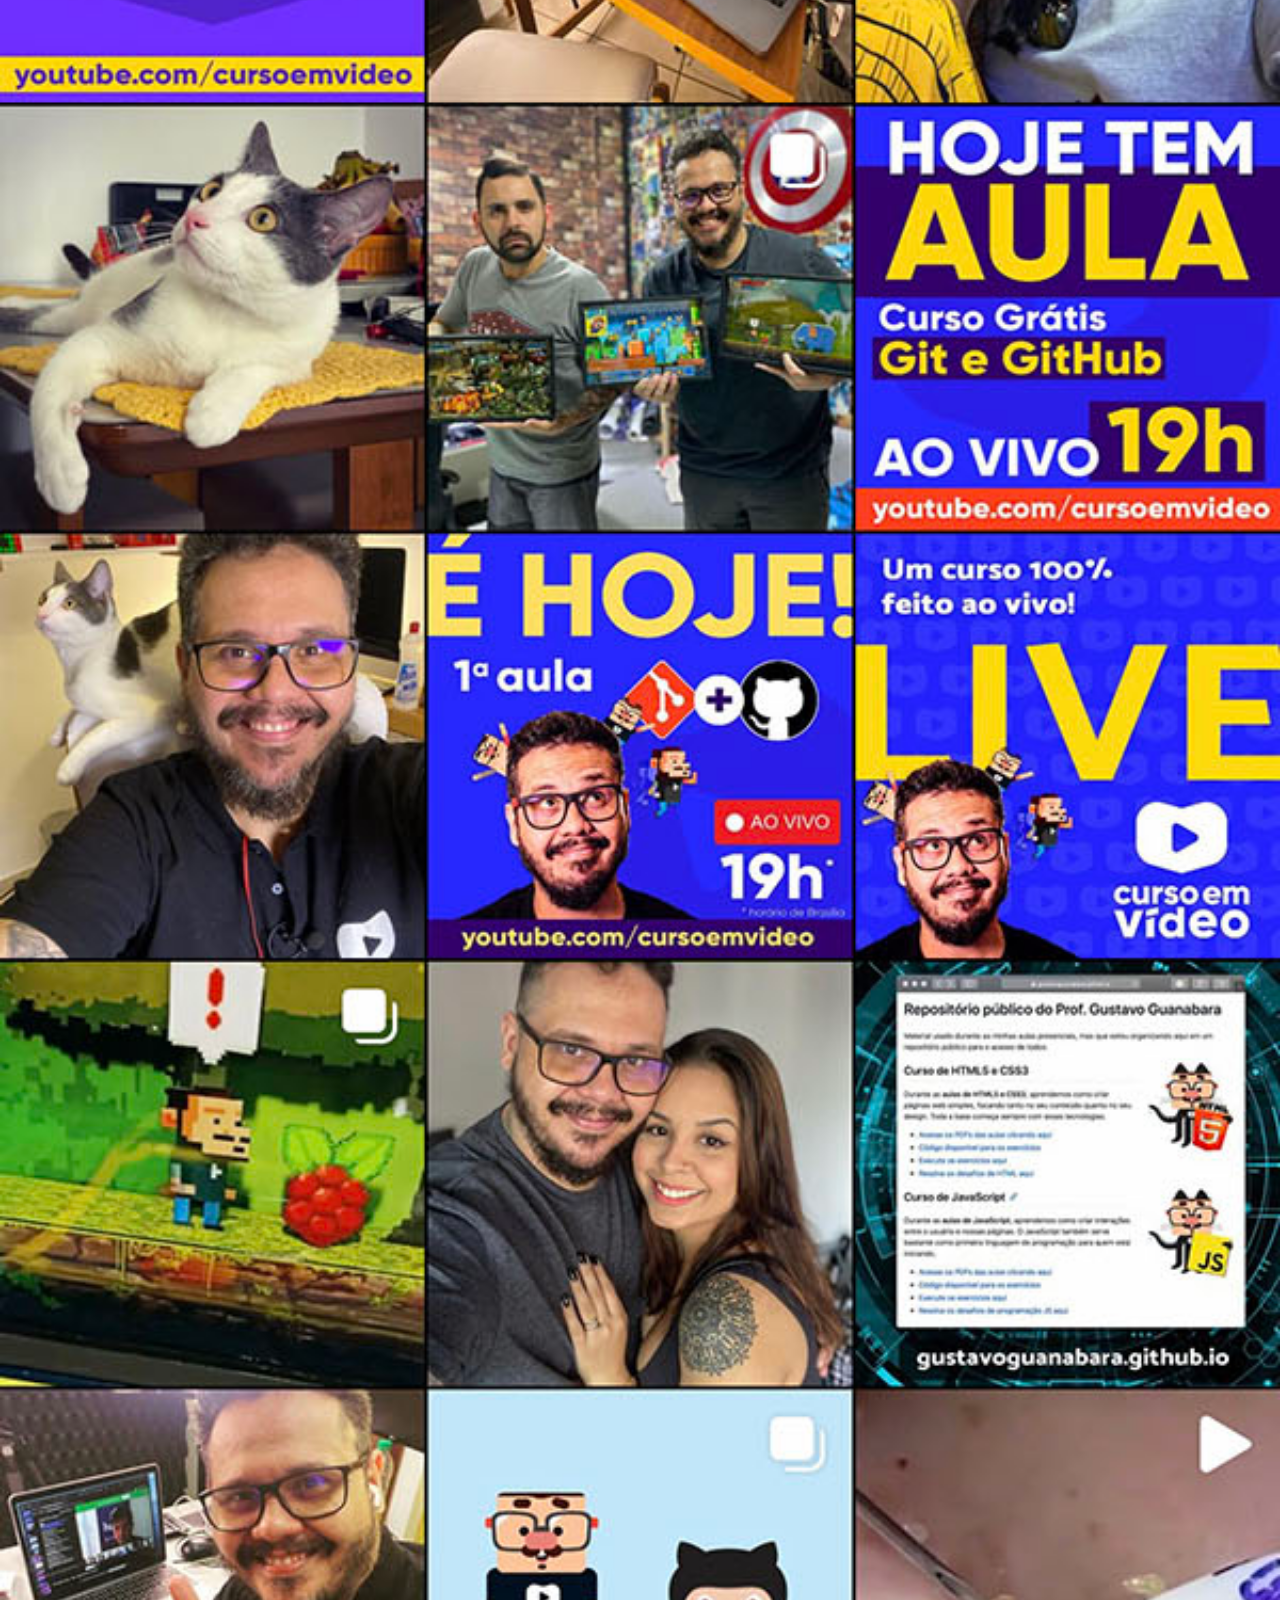
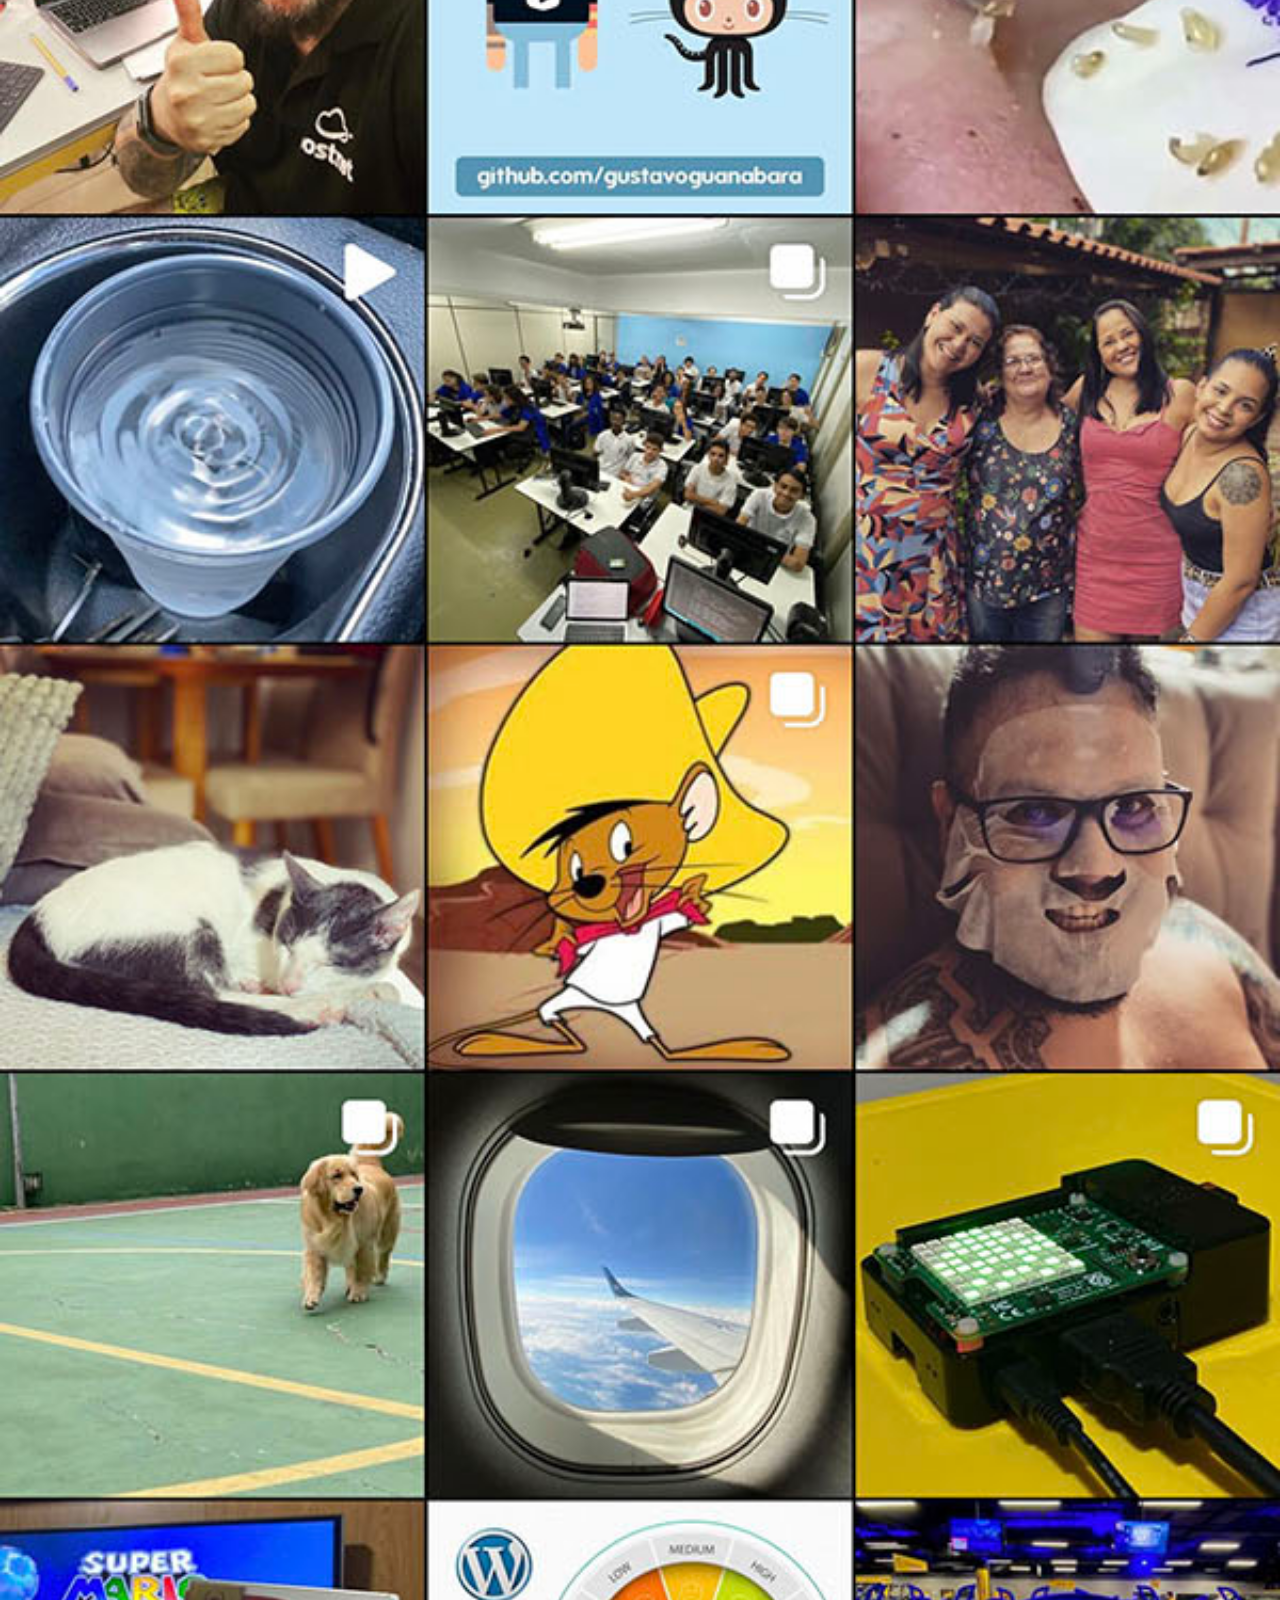
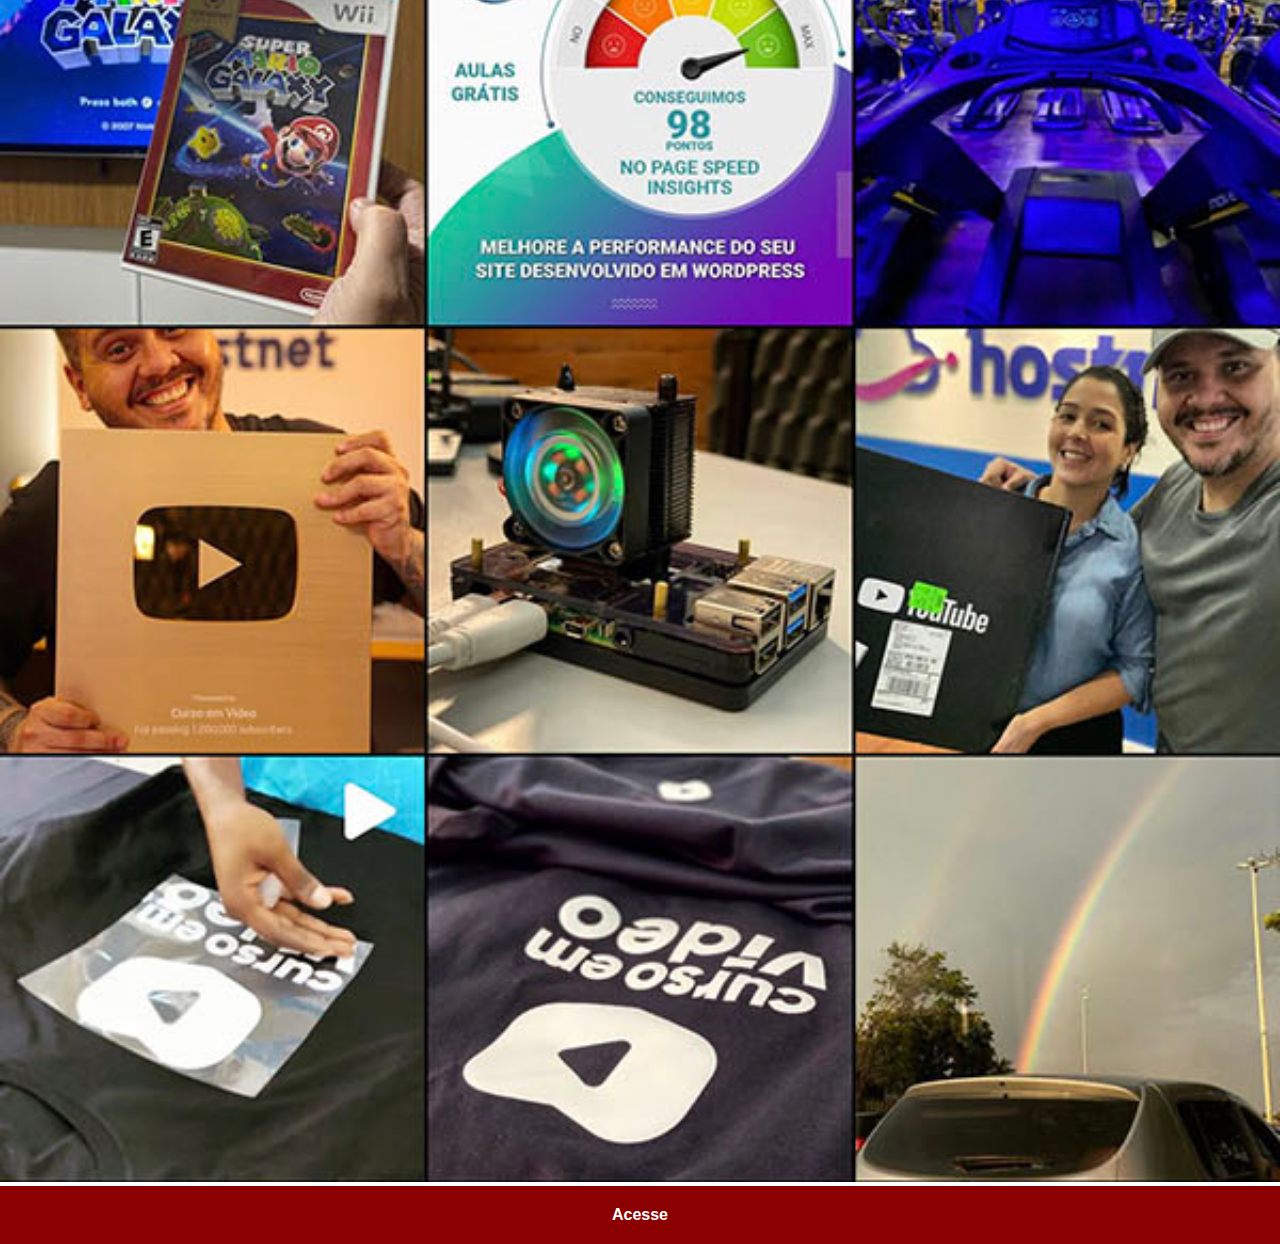
<file: instagram.html>
<!DOCTYPE html>
<html lang="pt-br">
<head>
    <meta charset="UTF-8">
    <meta http-equiv="X-UA-Compatible" content="IE=edge">
    <meta name="viewport" content="width=device-width, initial-scale=1.0">
    <title>Instagram</title>
    <link rel="stylesheet" href="estilos/social.css">
</head>
<body>
    <img src="imagens/tela-instagram.jpg" alt="instagram">
    <a href="#" target="_blank">Acesse</a>
</body>
</html>
</file>
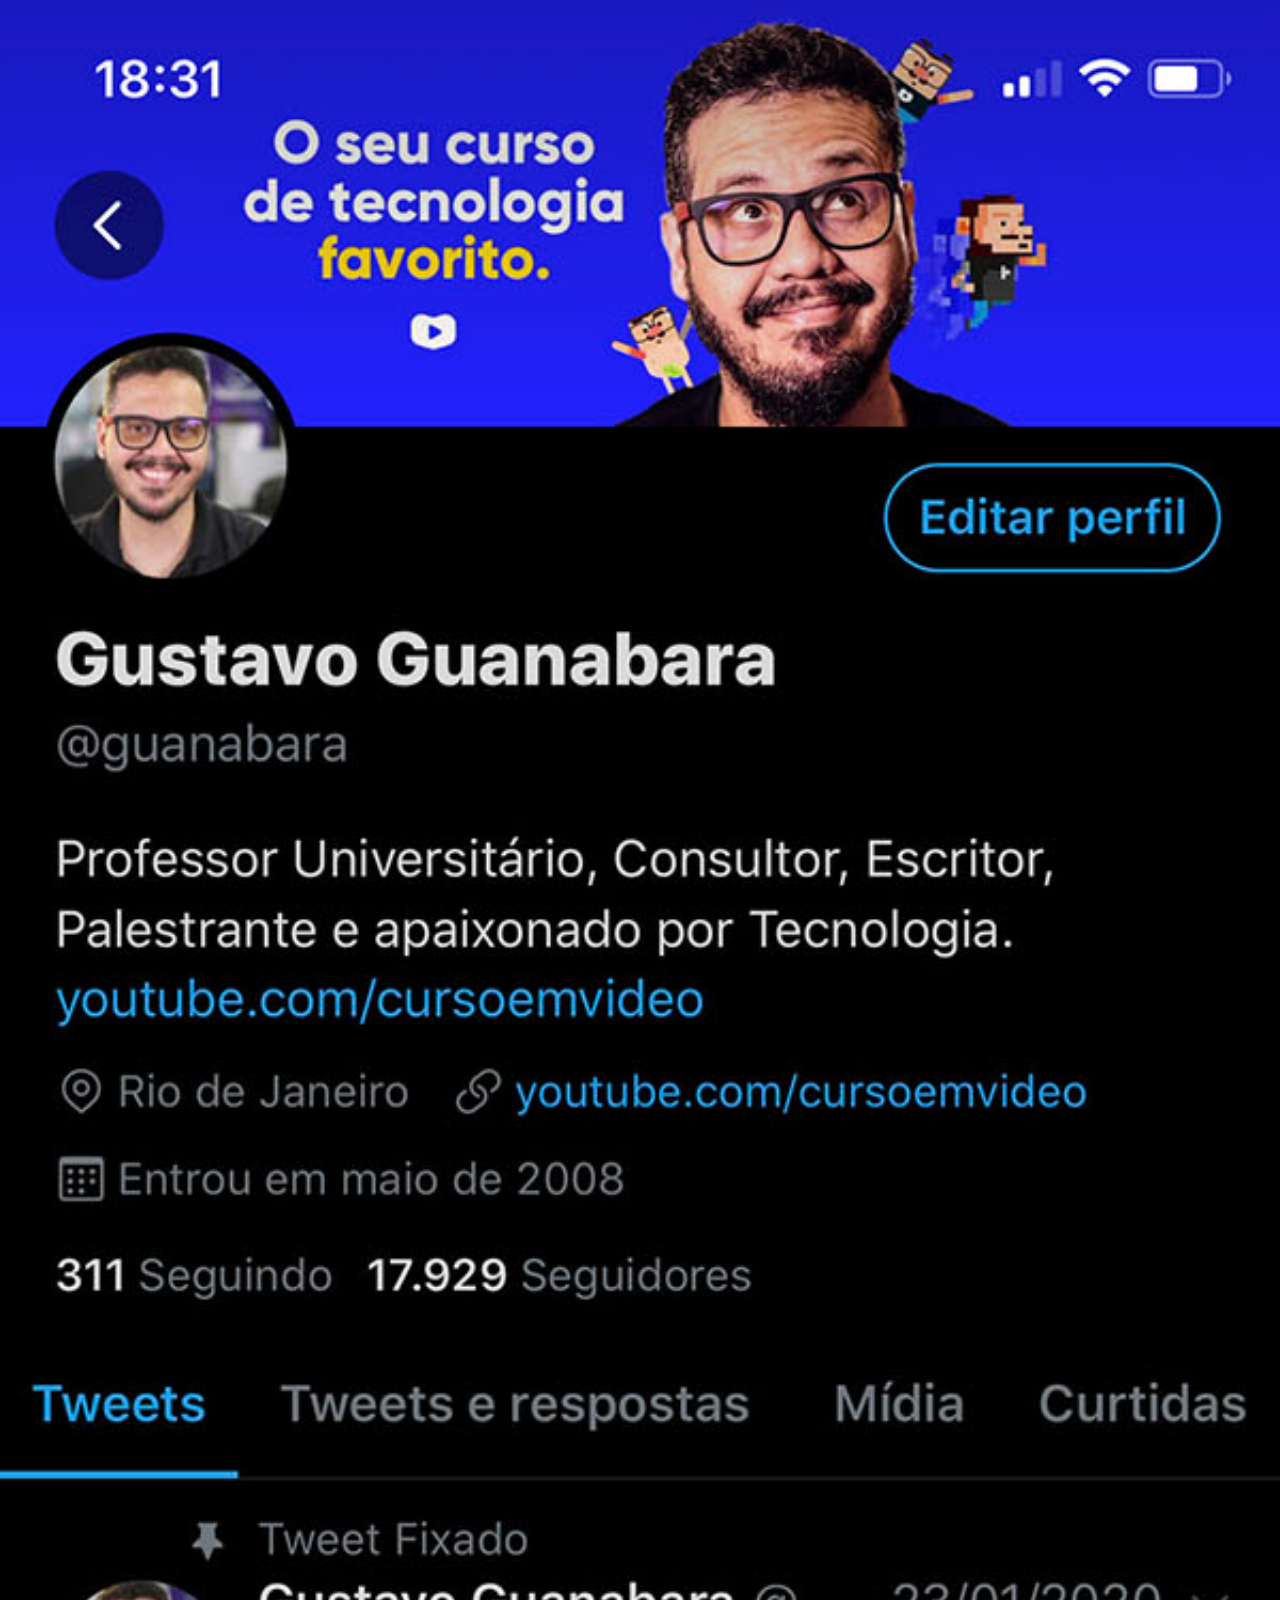
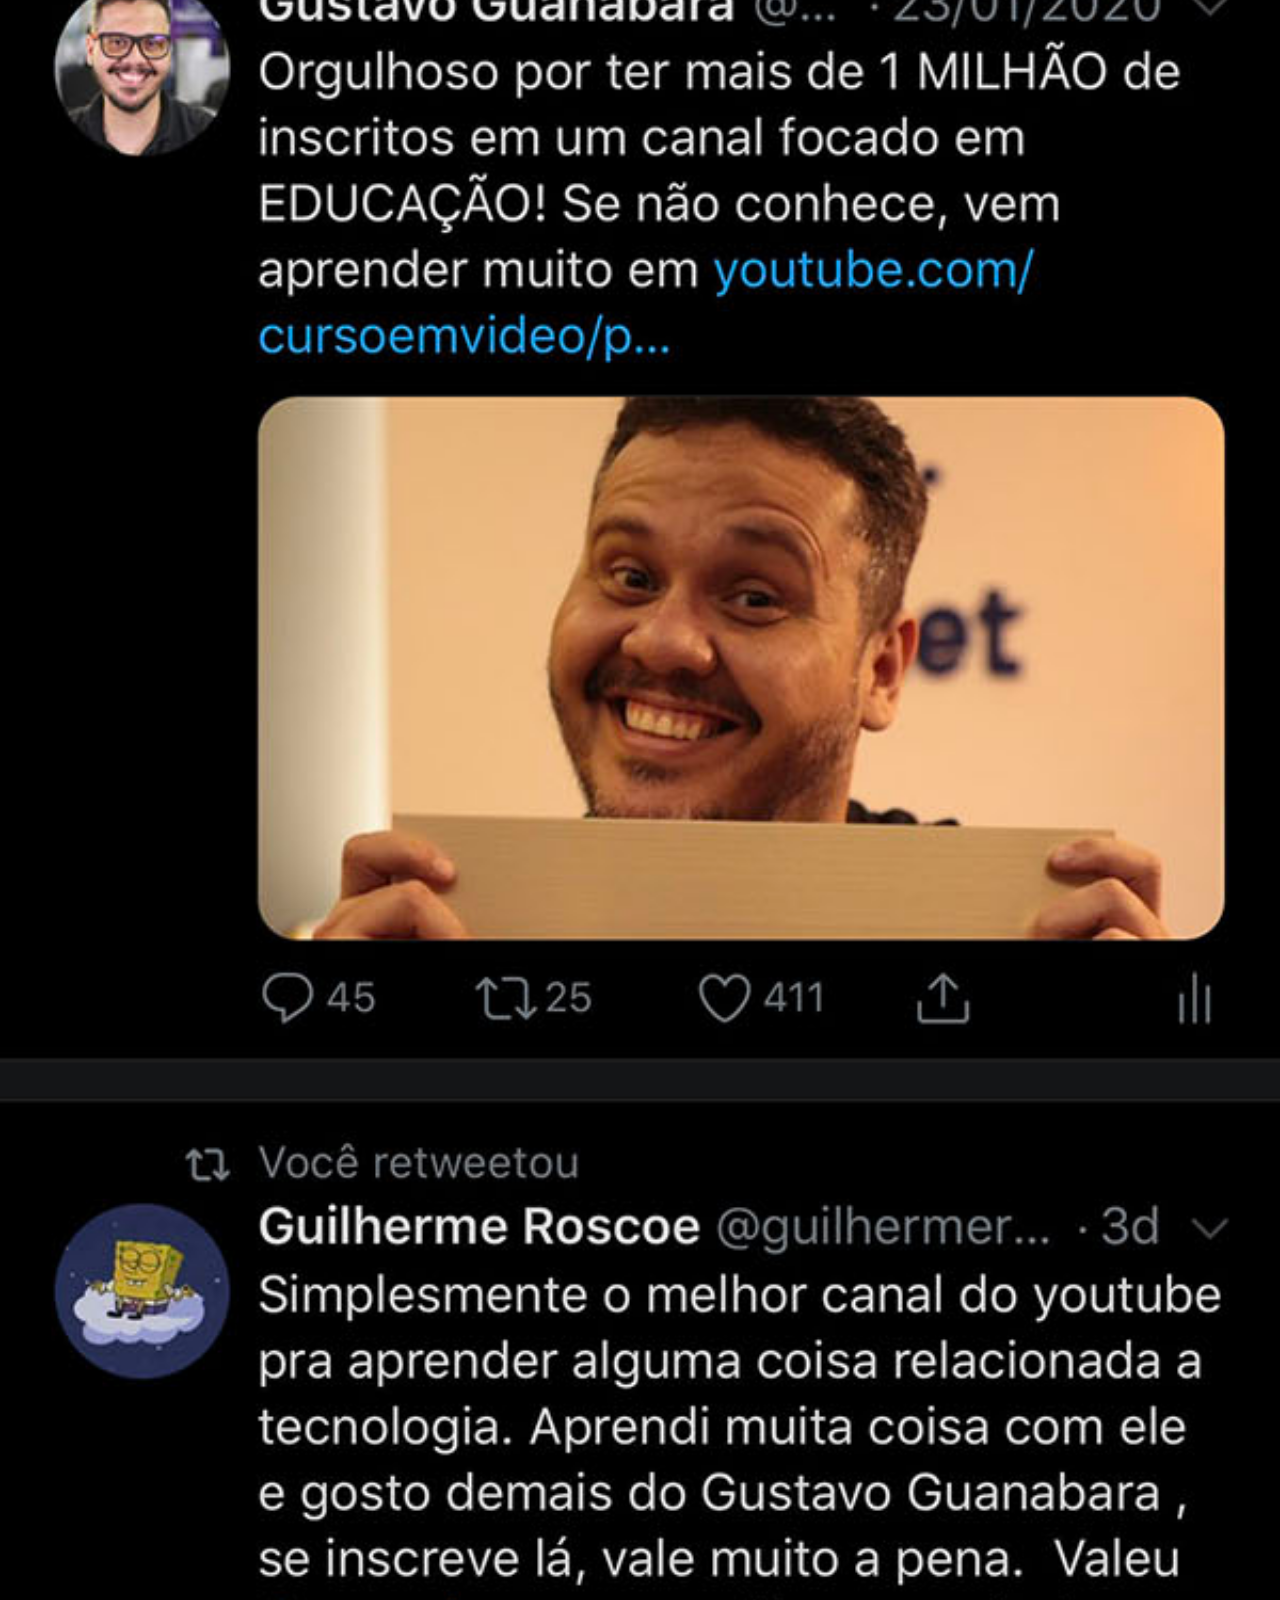
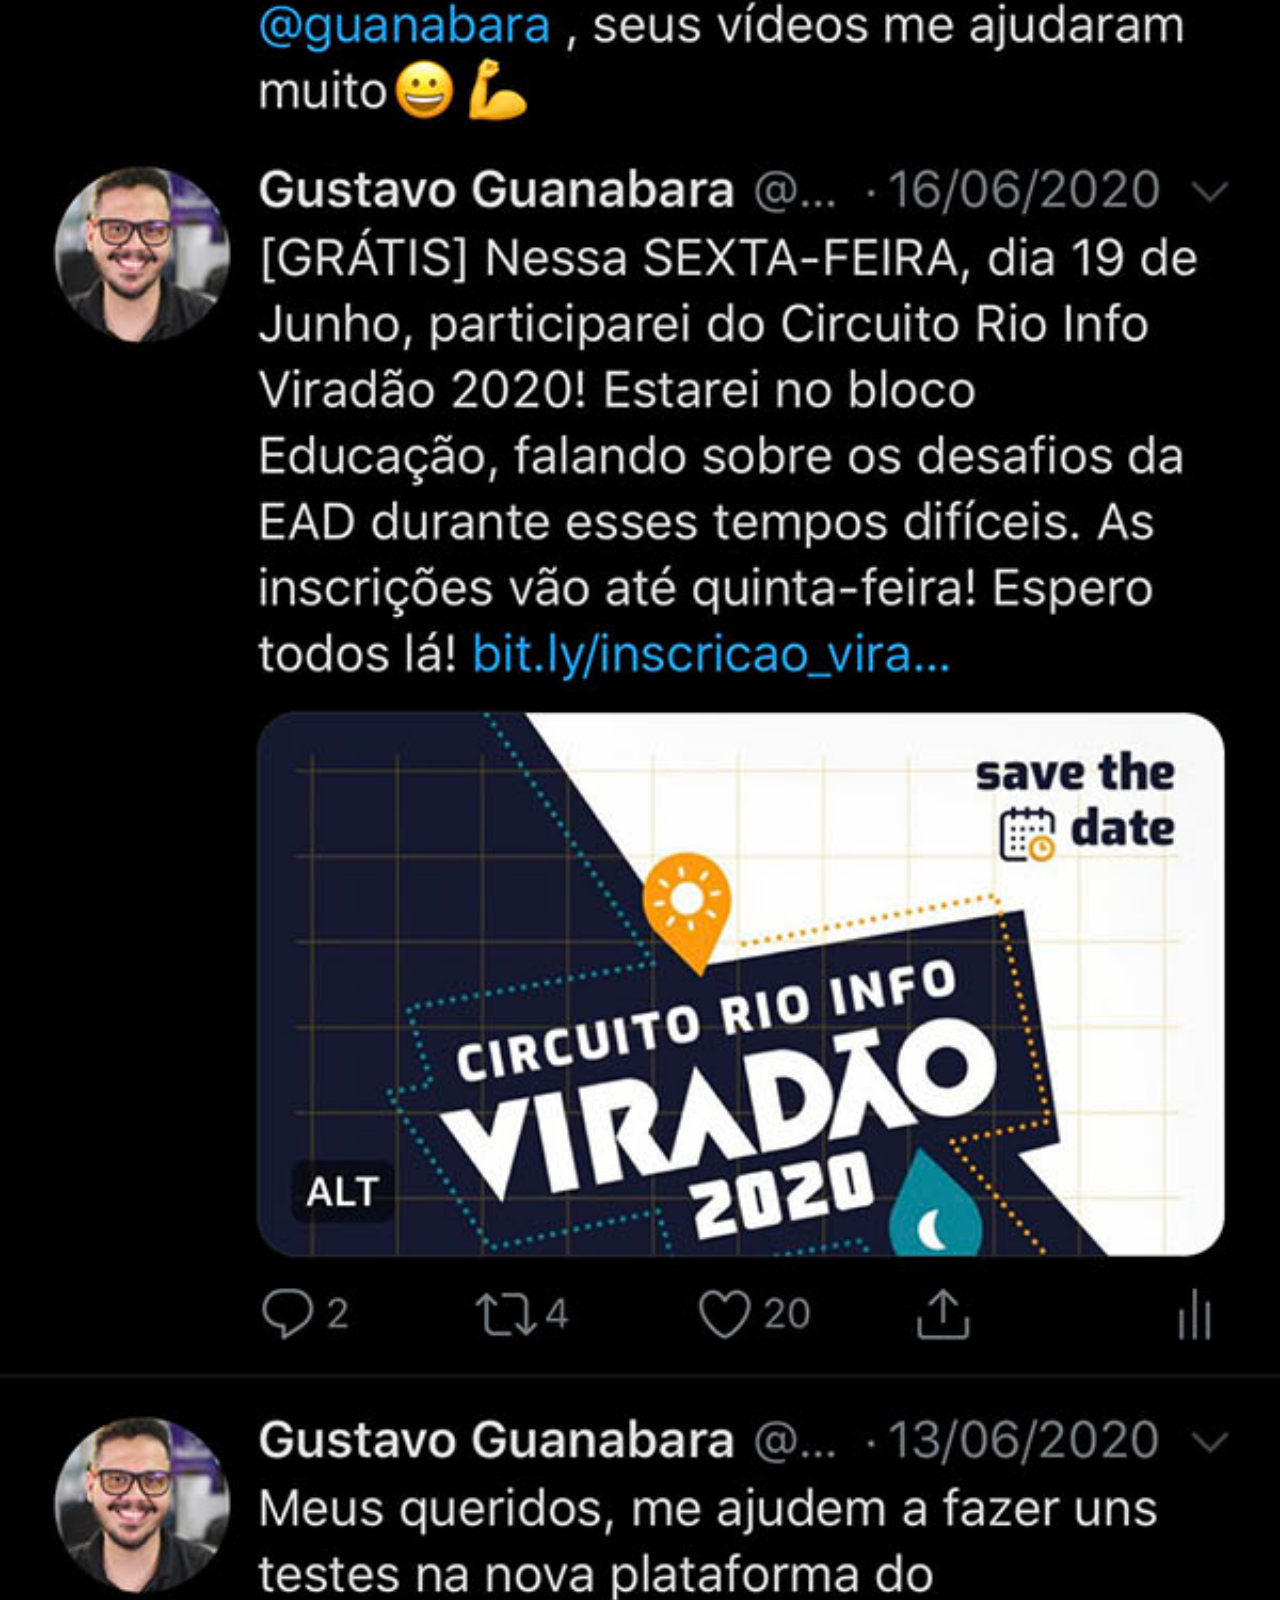
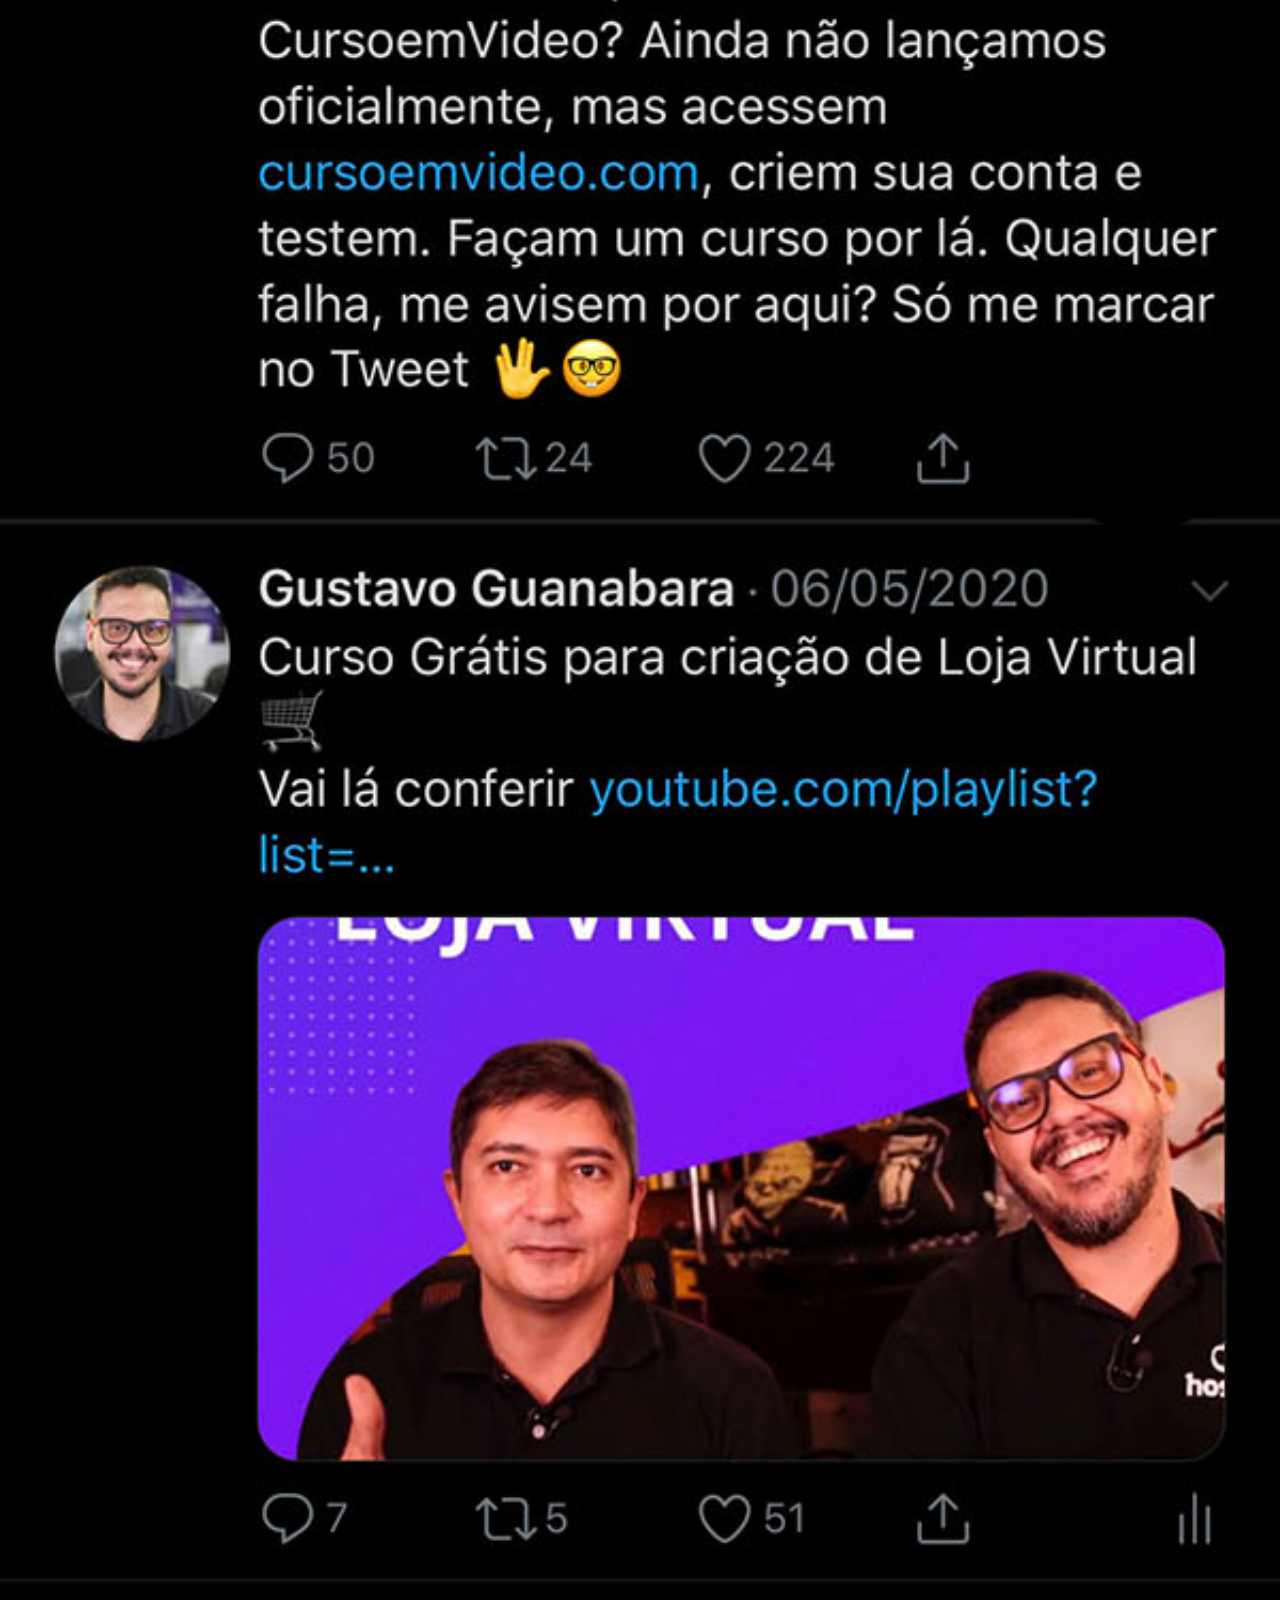
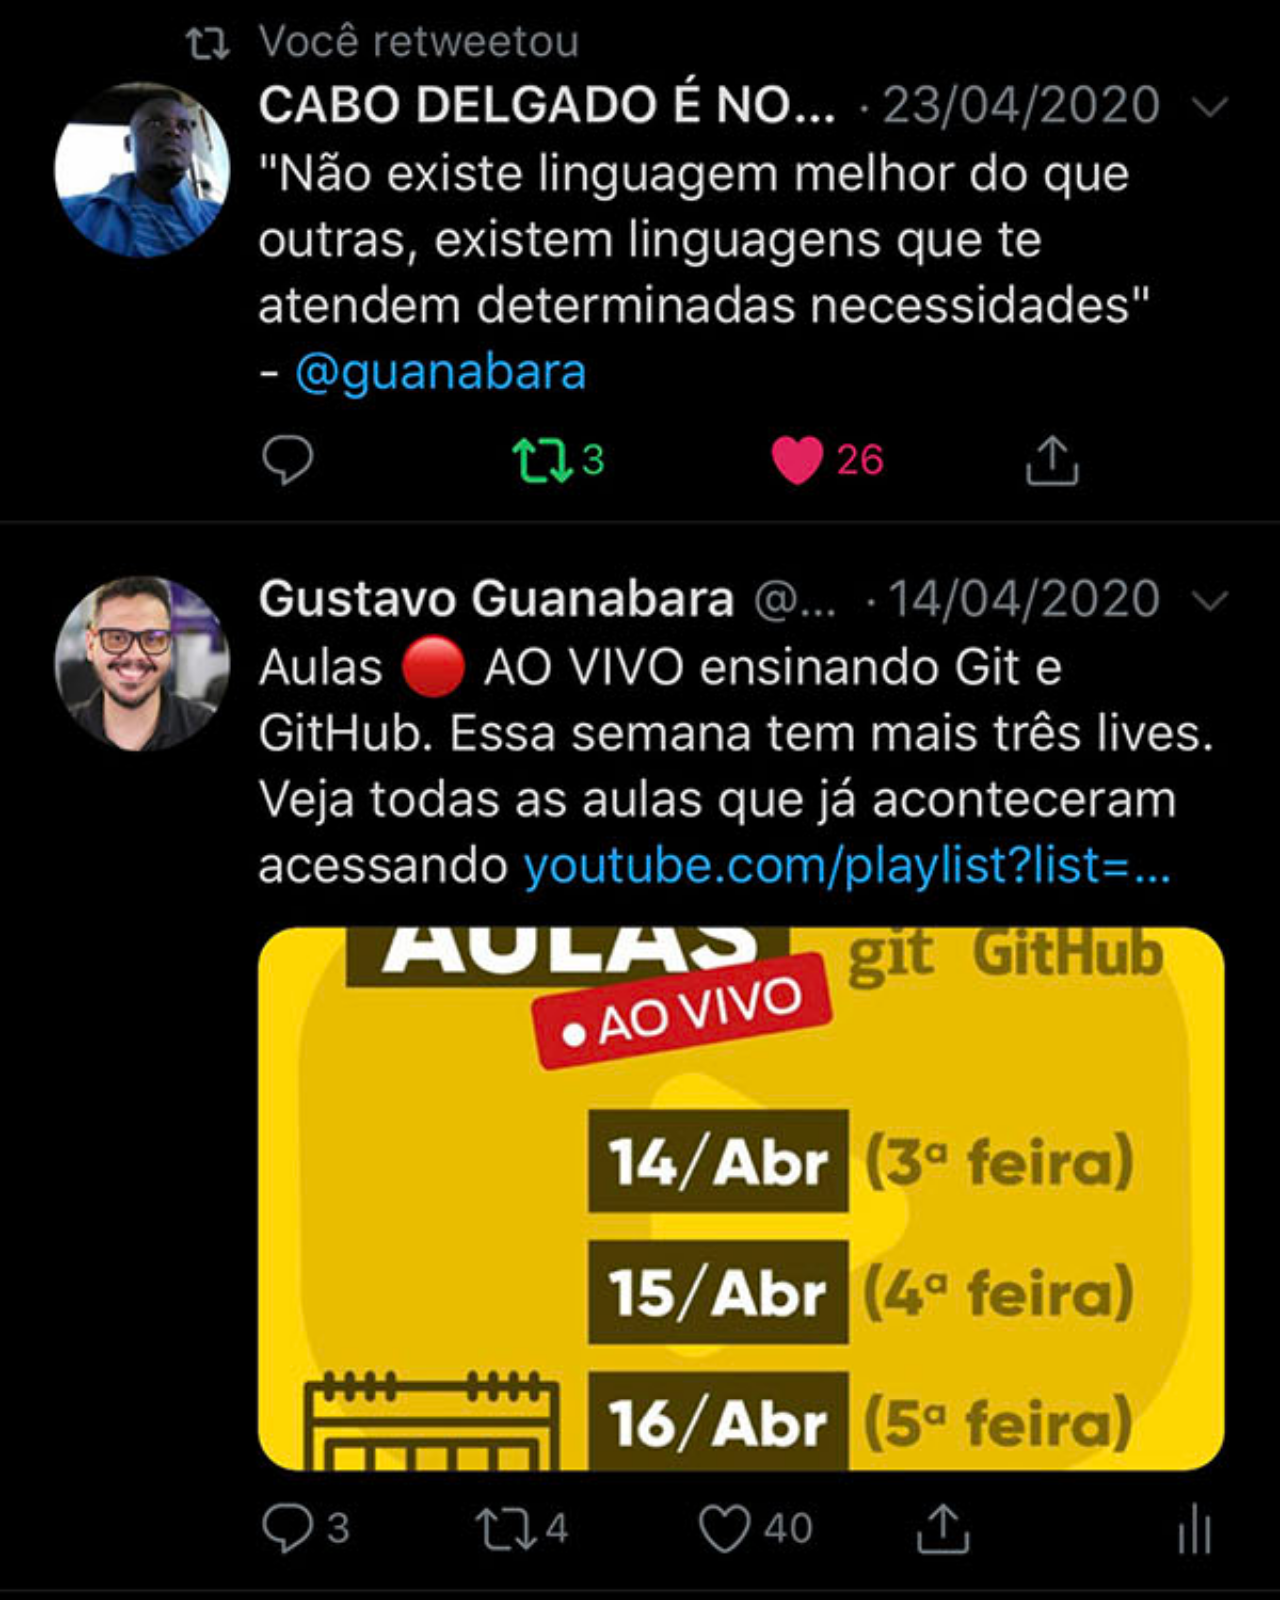
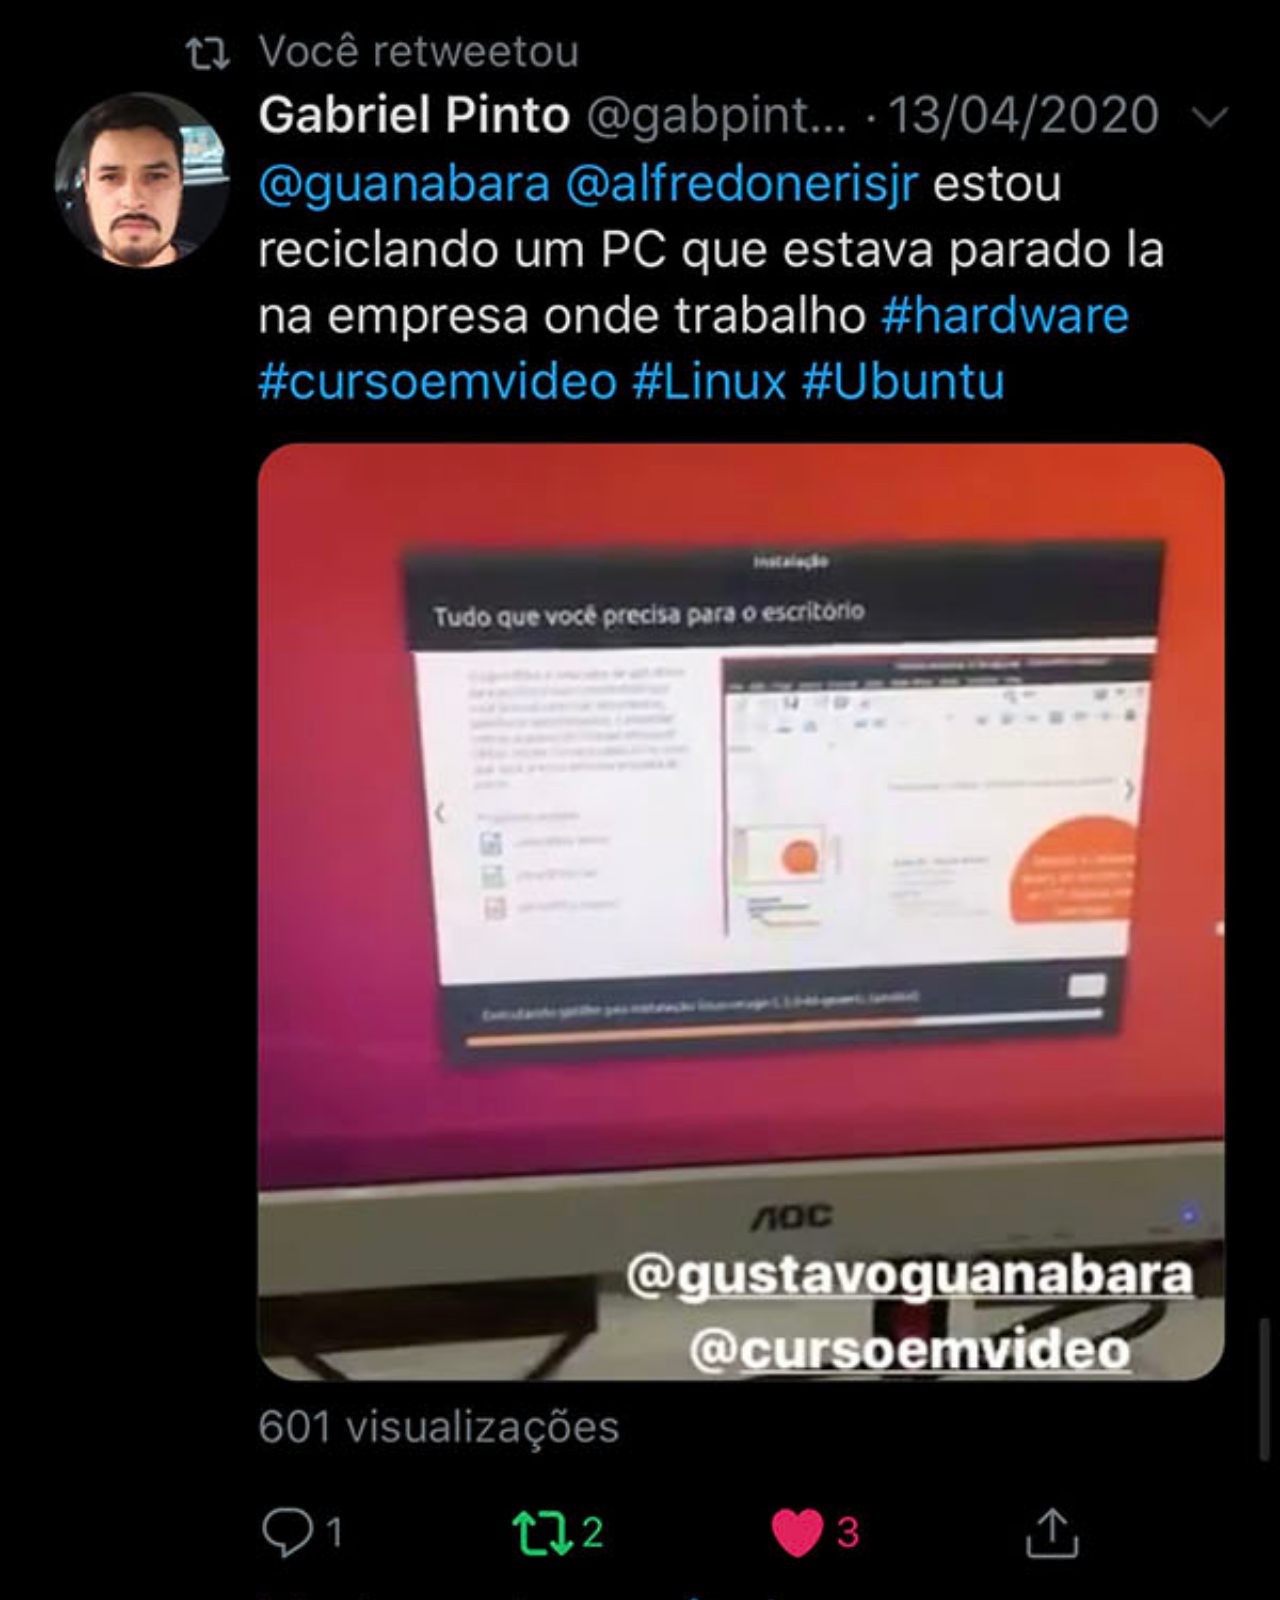
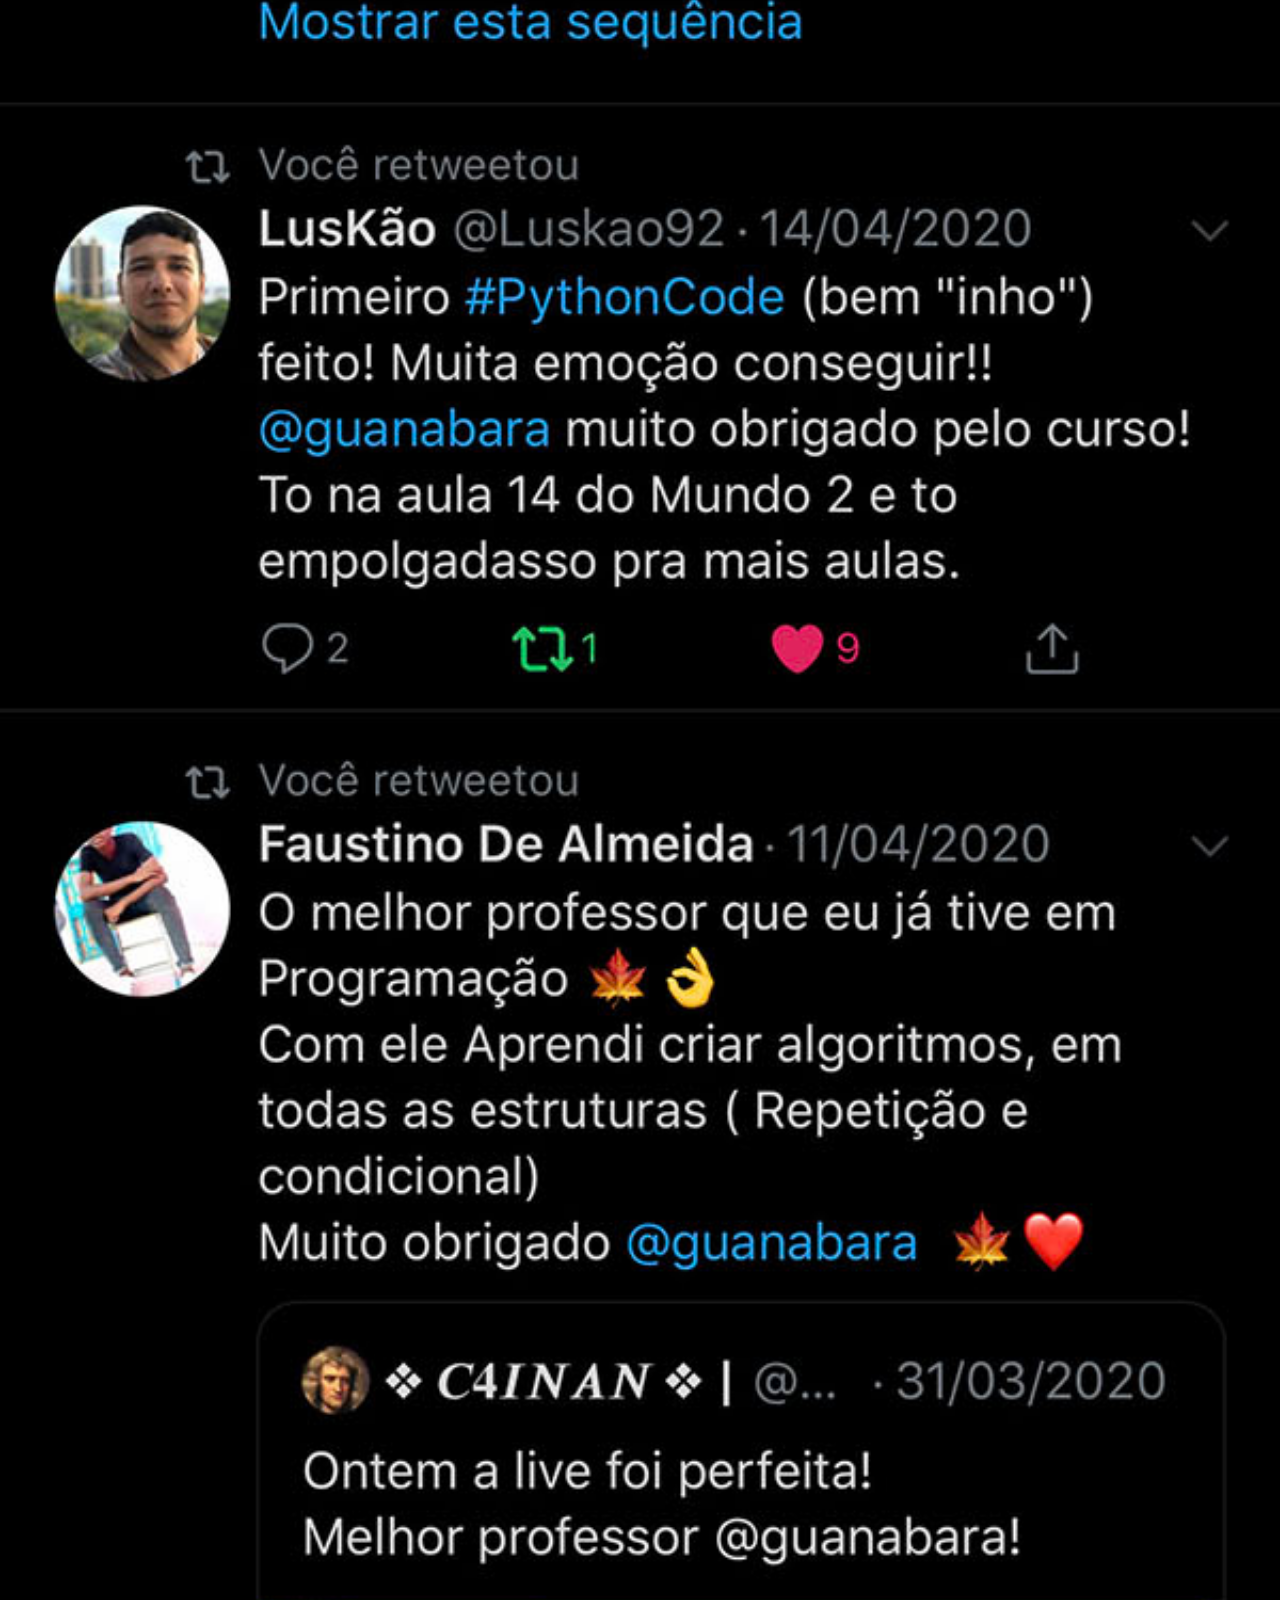
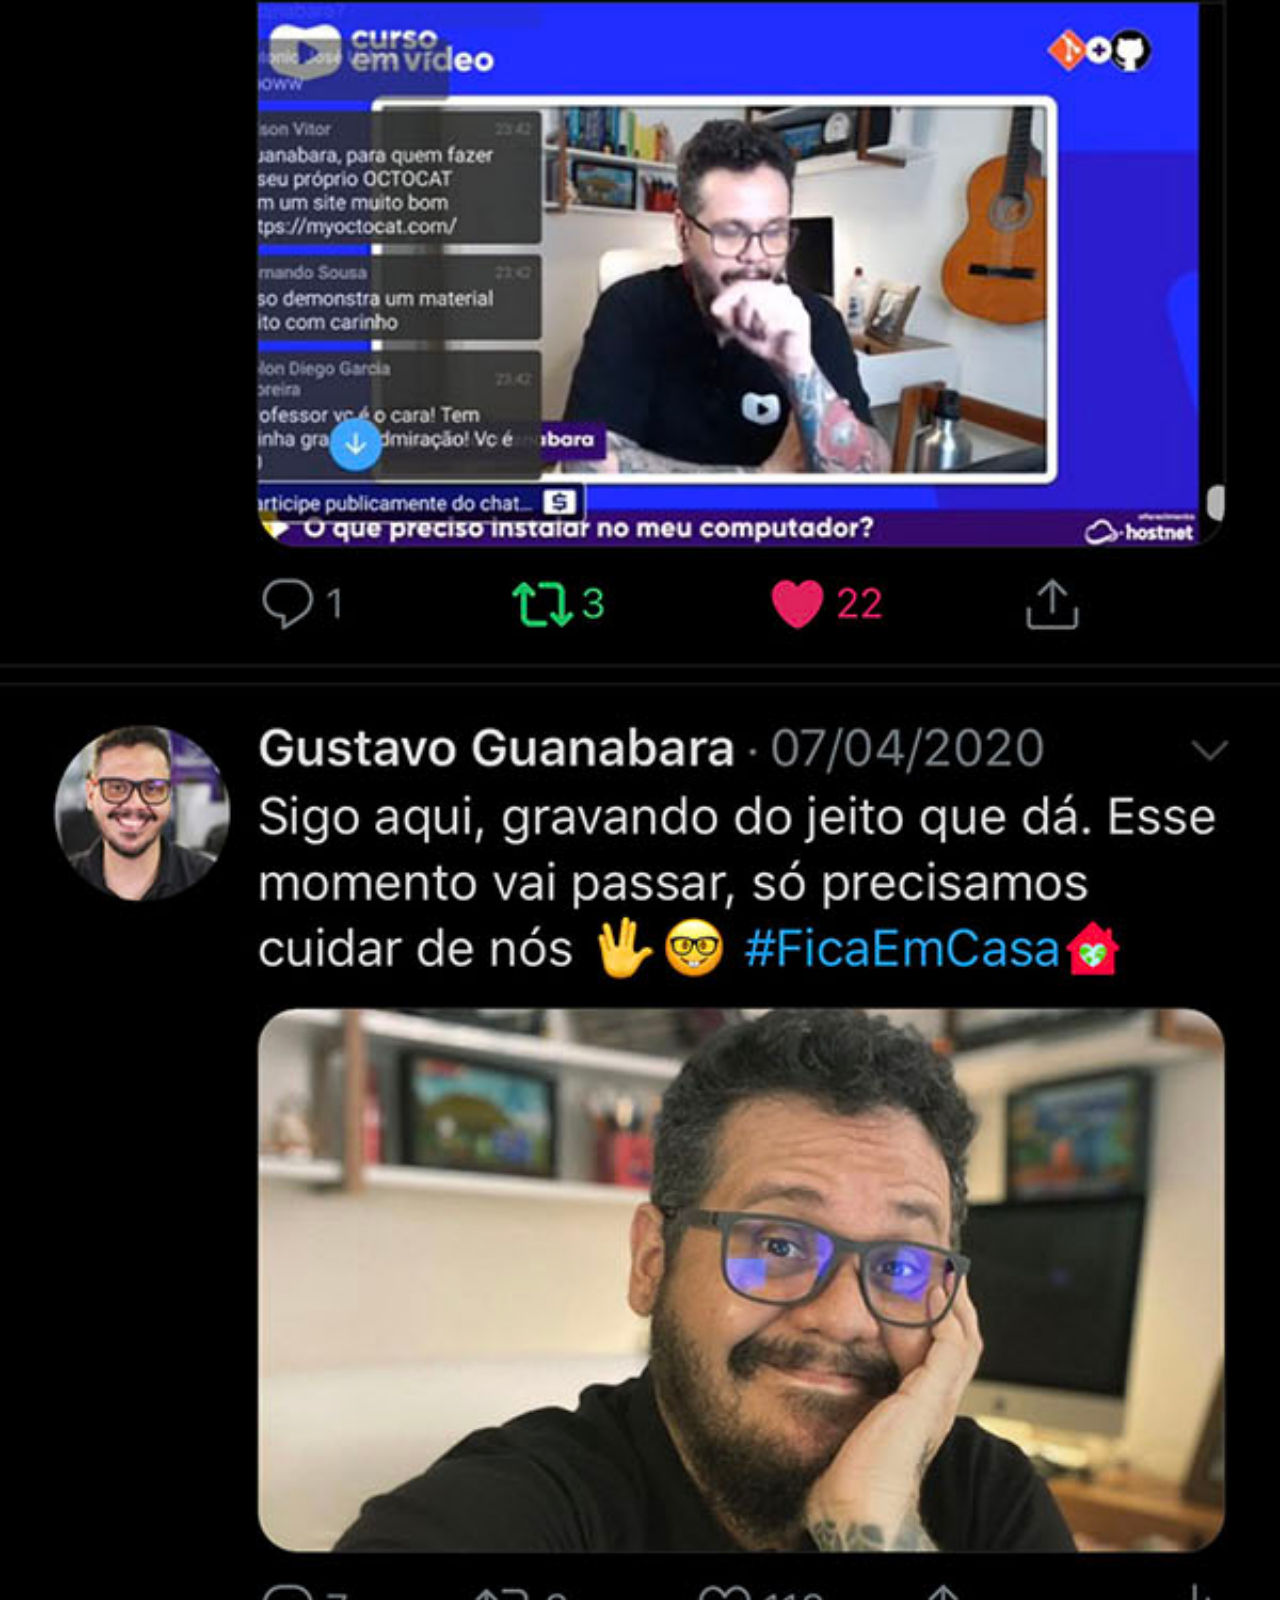
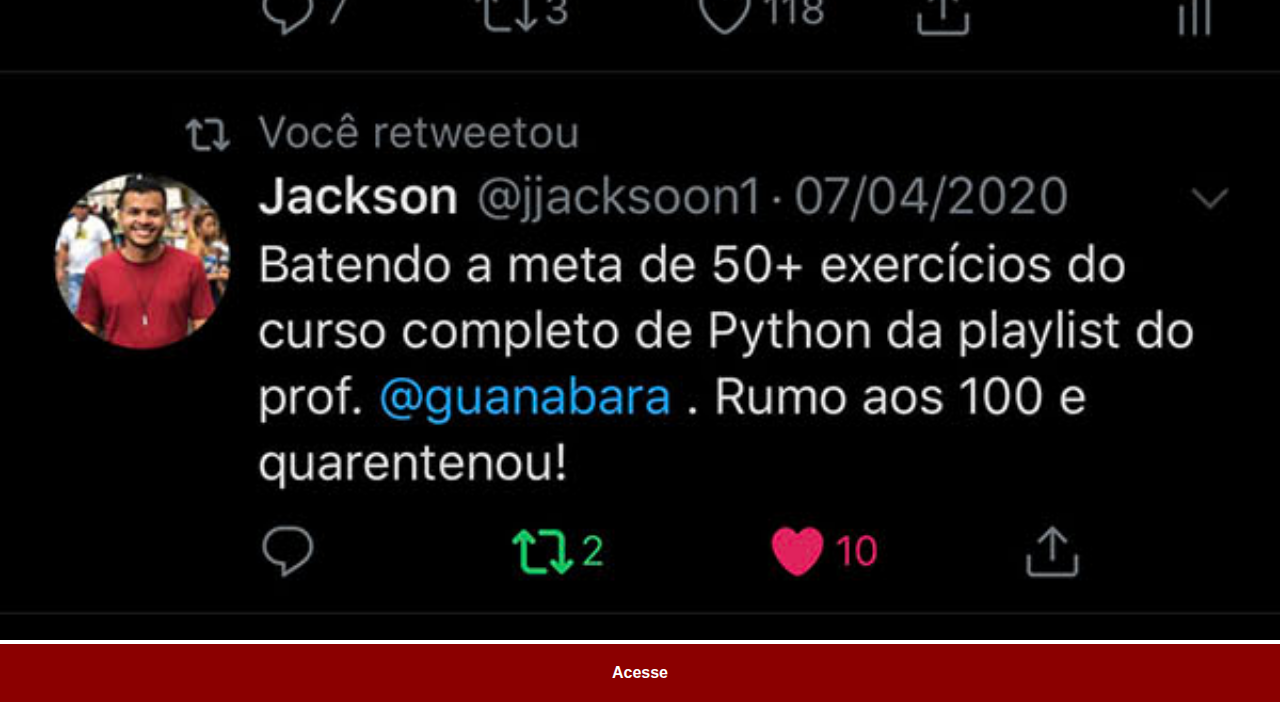
<file: twitter.html>
<!DOCTYPE html>
<html lang="pt-br">
<head>
    <meta charset="UTF-8">
    <meta http-equiv="X-UA-Compatible" content="IE=edge">
    <meta name="viewport" content="width=device-width, initial-scale=1.0">
    <title>twitter</title>
    <link rel="stylesheet" href="estilos/social.css">
</head>
<body>
    <img src="imagens/tela-twitter.jpg" alt="twitter">
    <a href="#">Acesse</a>
</body>
</html>
</file>
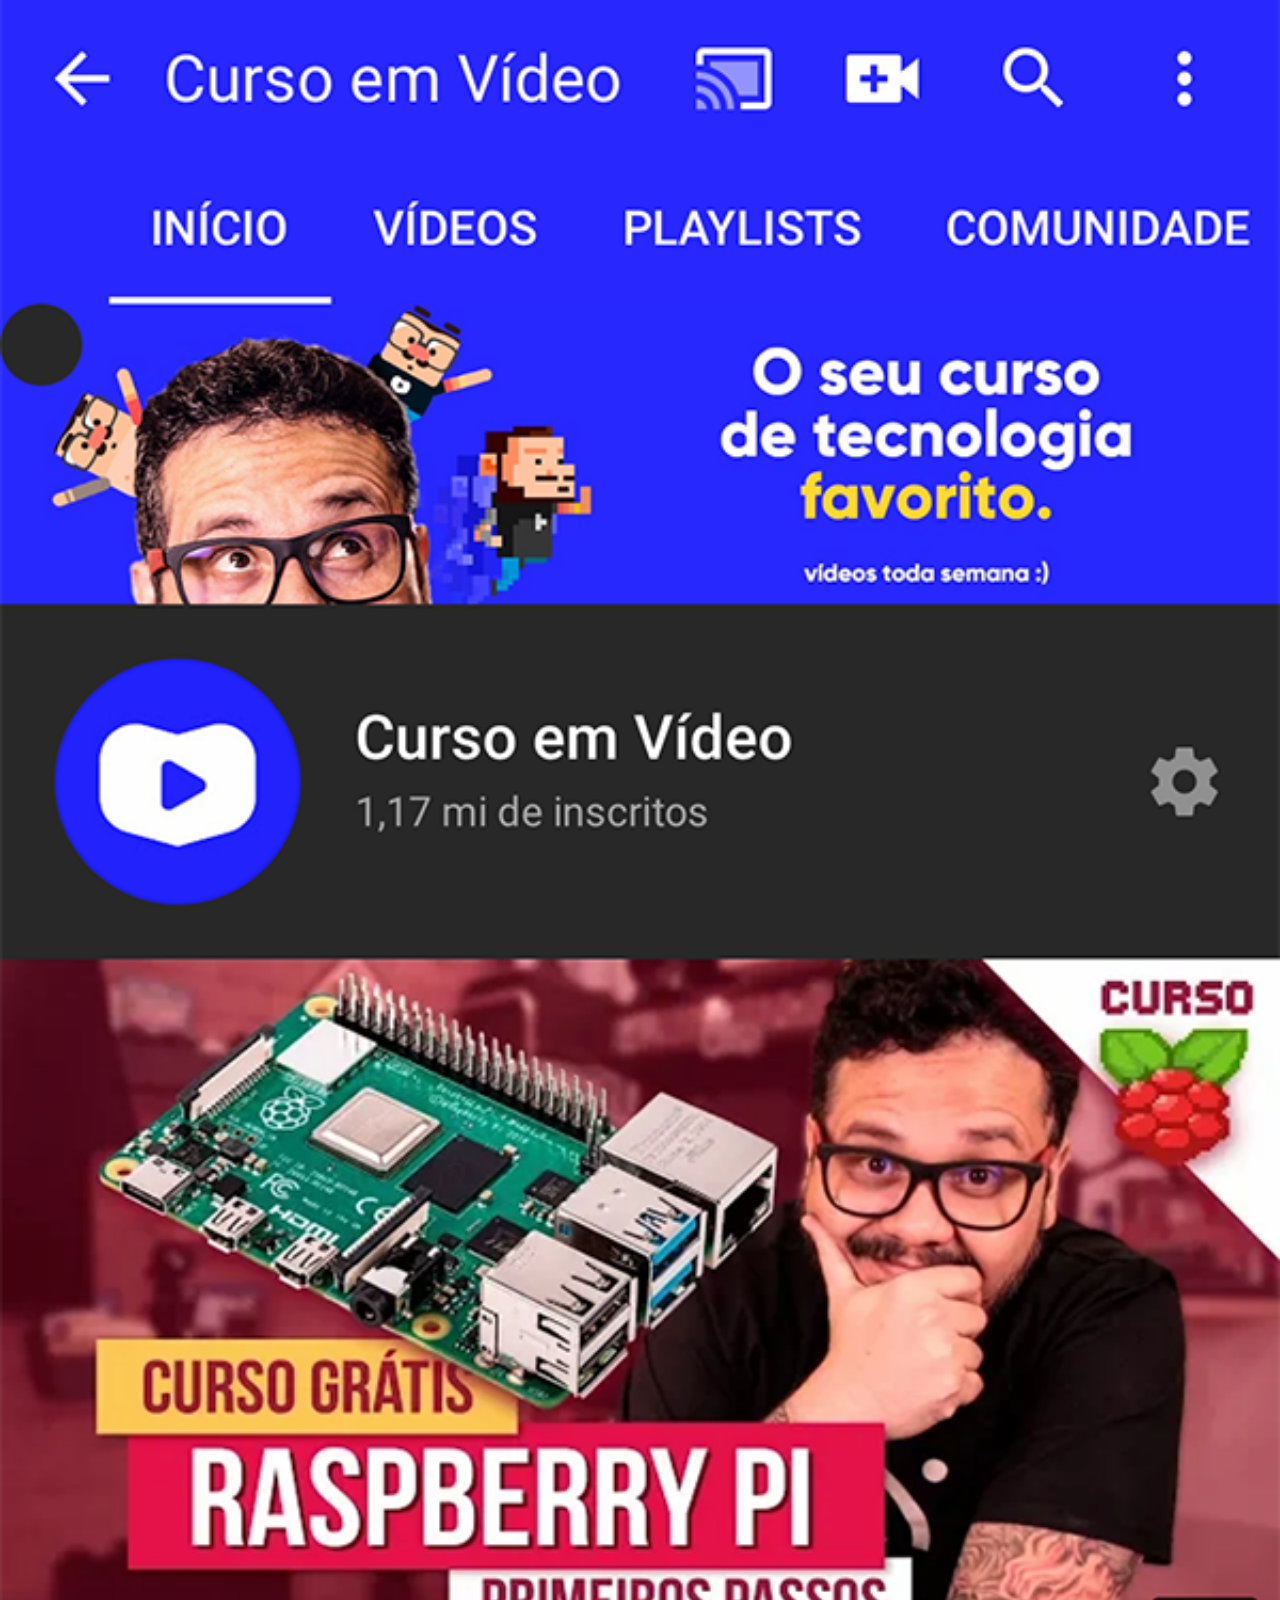
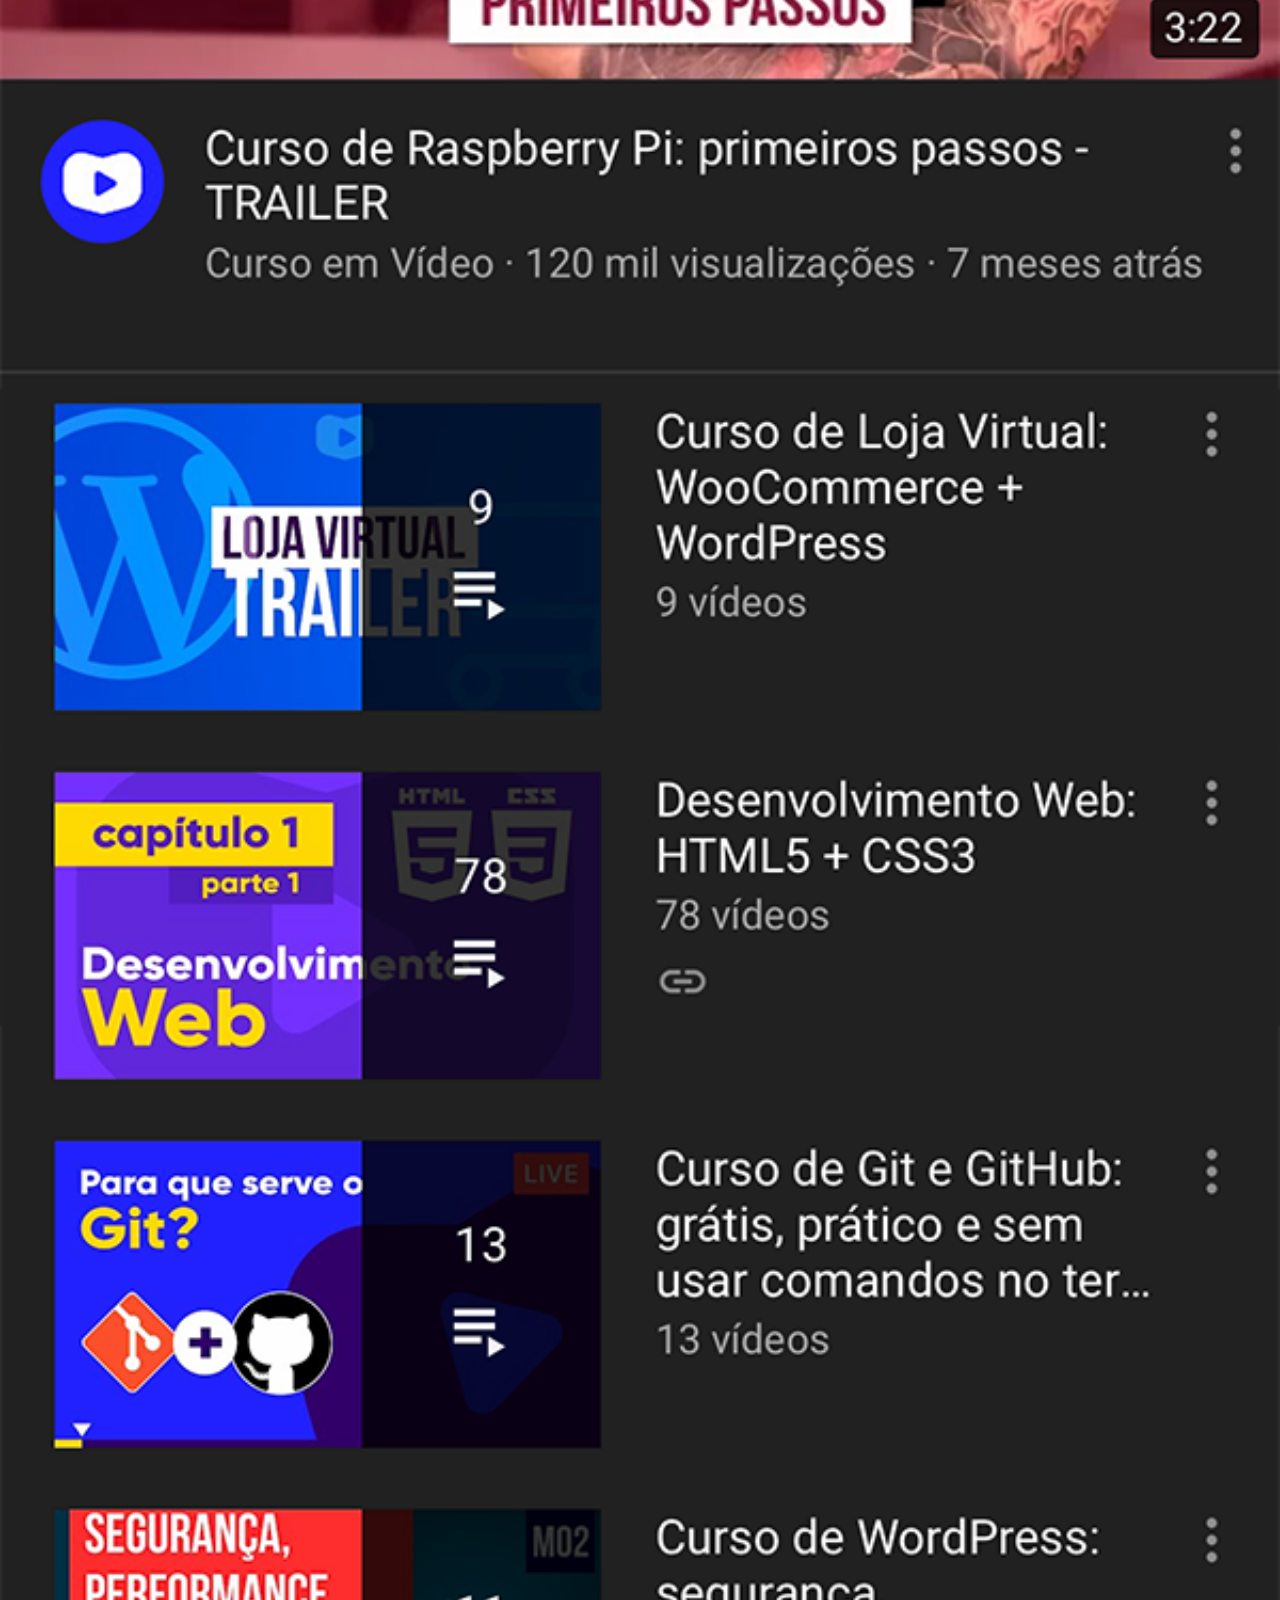
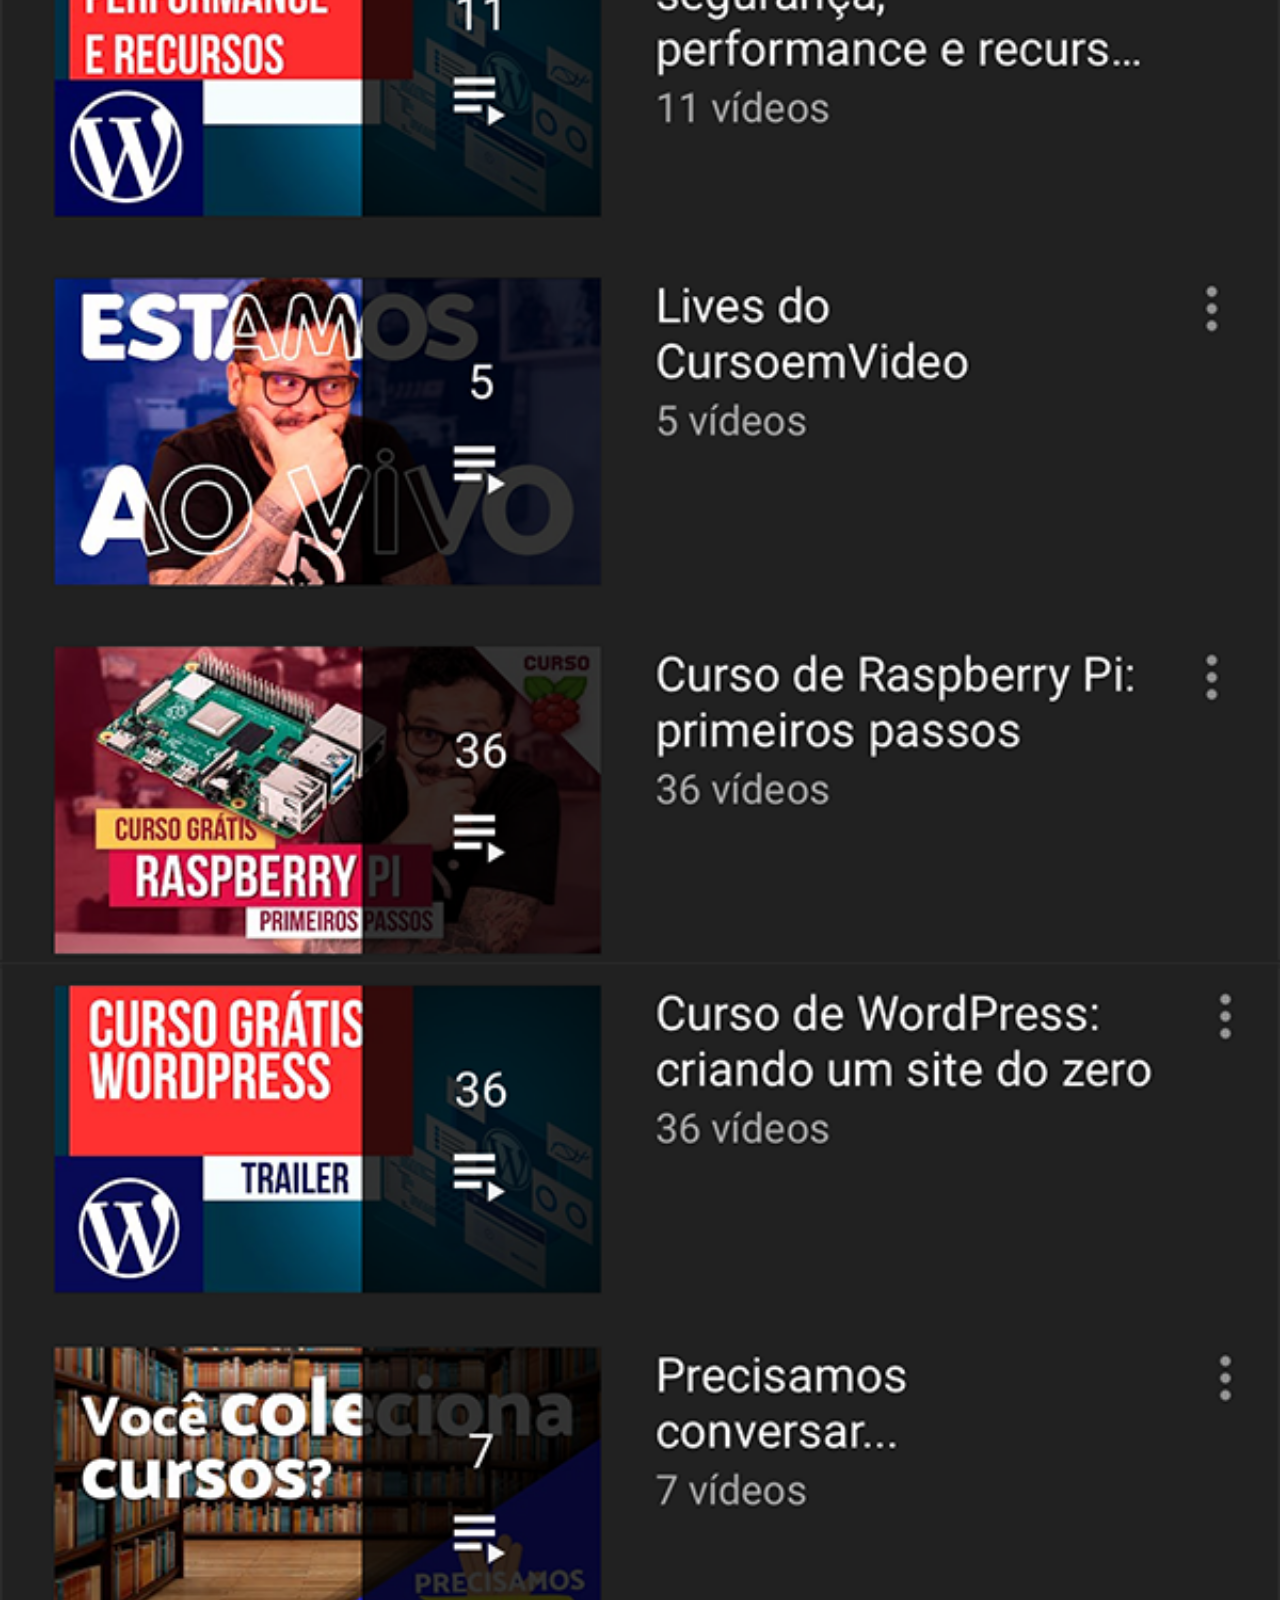
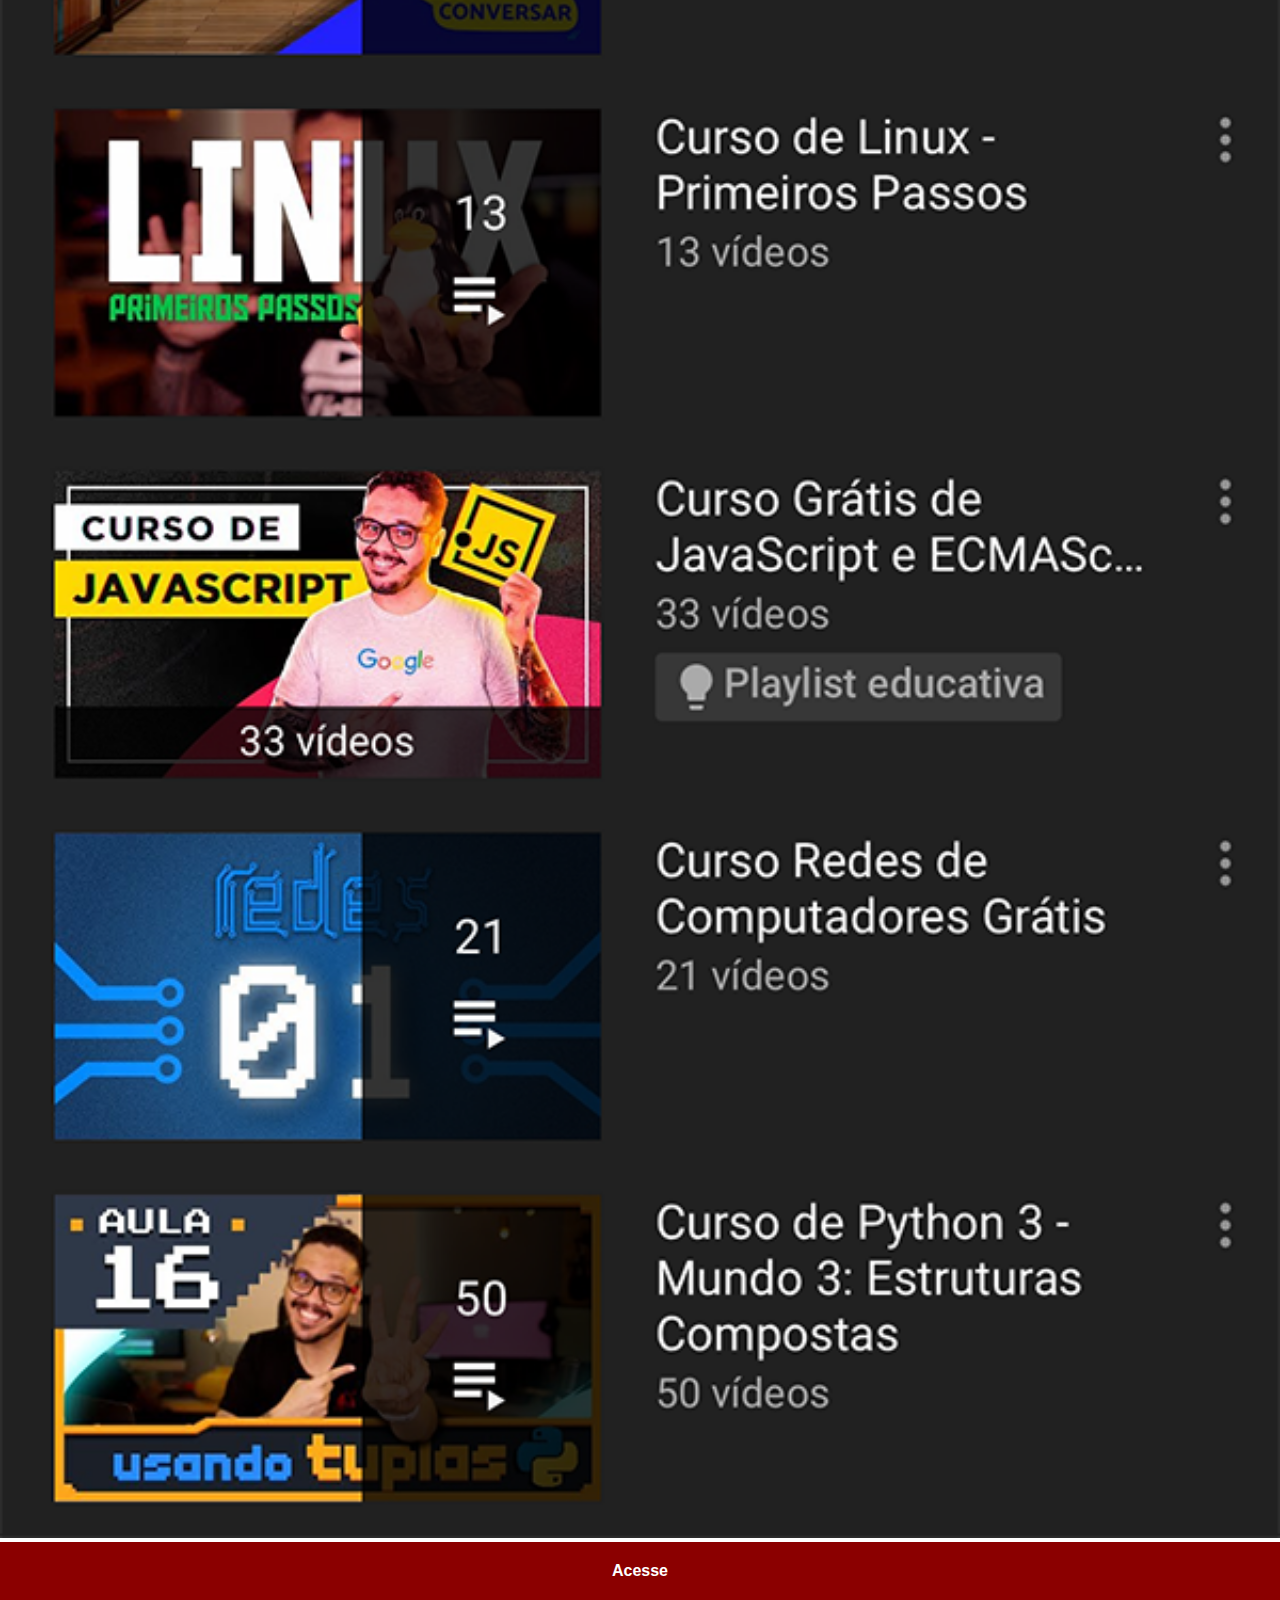
<file: youtube.html>
<!DOCTYPE html>
<html lang="pt-br">
<head>
    <meta charset="UTF-8">
    <meta http-equiv="X-UA-Compatible" content="IE=edge">
    <meta name="viewport" content="width=device-width, initial-scale=1.0">
    <title>Document</title>
    <link rel="stylesheet" href="estilos/social.css">
</head>
<body>
        <img src="imagens/tela-youtube.png" alt="youtube">
        <a href="#" target="_blank">Acesse</a>
</body>
</html>
</file>
<file: estilos/style.css>
@charset "UTF-8";

*{
    margin: 0;
    padding: 0;
    font-family: Arial, Helvetica, sans-serif;
}
html, body{
    height: 100vh;
    width: 100vw;
    background-color: black;
}
body{
    background: url('../imagens/fundo-madeira.jpg') no-repeat top center;
    background-size: cover;
    background-attachment: fixed;
}
main{
    height: 100vh;
    position: relative;
}
section#telefone{
    position: absolute;
    top: 50%;
    left: 50%;
    transform: translate(-50%, -50%);

    height: 627px;
    width: 311px;
    background:url('../imagens/frame-iphone.png') no-repeat;
}
iframe#tela{
    position: relative;
    top: 80px;
    left: 22px;
    width: 267px;
    height: 471px;
}
section#redes_sociais{
    text-align: right;
}
section#redes_sociais img{
    width: 50px;
    margin: 10px;
    border-radius: 50%;
    box-shadow: 2px 2px 5px rgba(0, 0, 0, 0.404);
    box-sizing: border-box;
}
section#redes_sociais img:hover{
    border: 2px solid rgba(255, 255, 255, 0.664);
    transform: translate(-3px, -3px);
    box-shadow: 5px 5px 10px rgba(0, 0, 0, 0.623);
    transition: transform 0.5s, border 1s;
}
</file>
<file: estilos/social.css>
@charset "UTF-8";
*{
    margin: 0;
    padding: 0;
    font-family: Arial, Helvetica, sans-serif;
}
::-webkit-scrollbar{
    width: 0;
    height: 0;
}
img{
    width: 100vw;
}
a{
    display: block;
    background-color: darkred;
    padding: 20px;
    text-align: center;
    font-weight: bolder;
    text-decoration: none;
    color: white;
}
a:hover{
    background-color: red;
}
</file>
